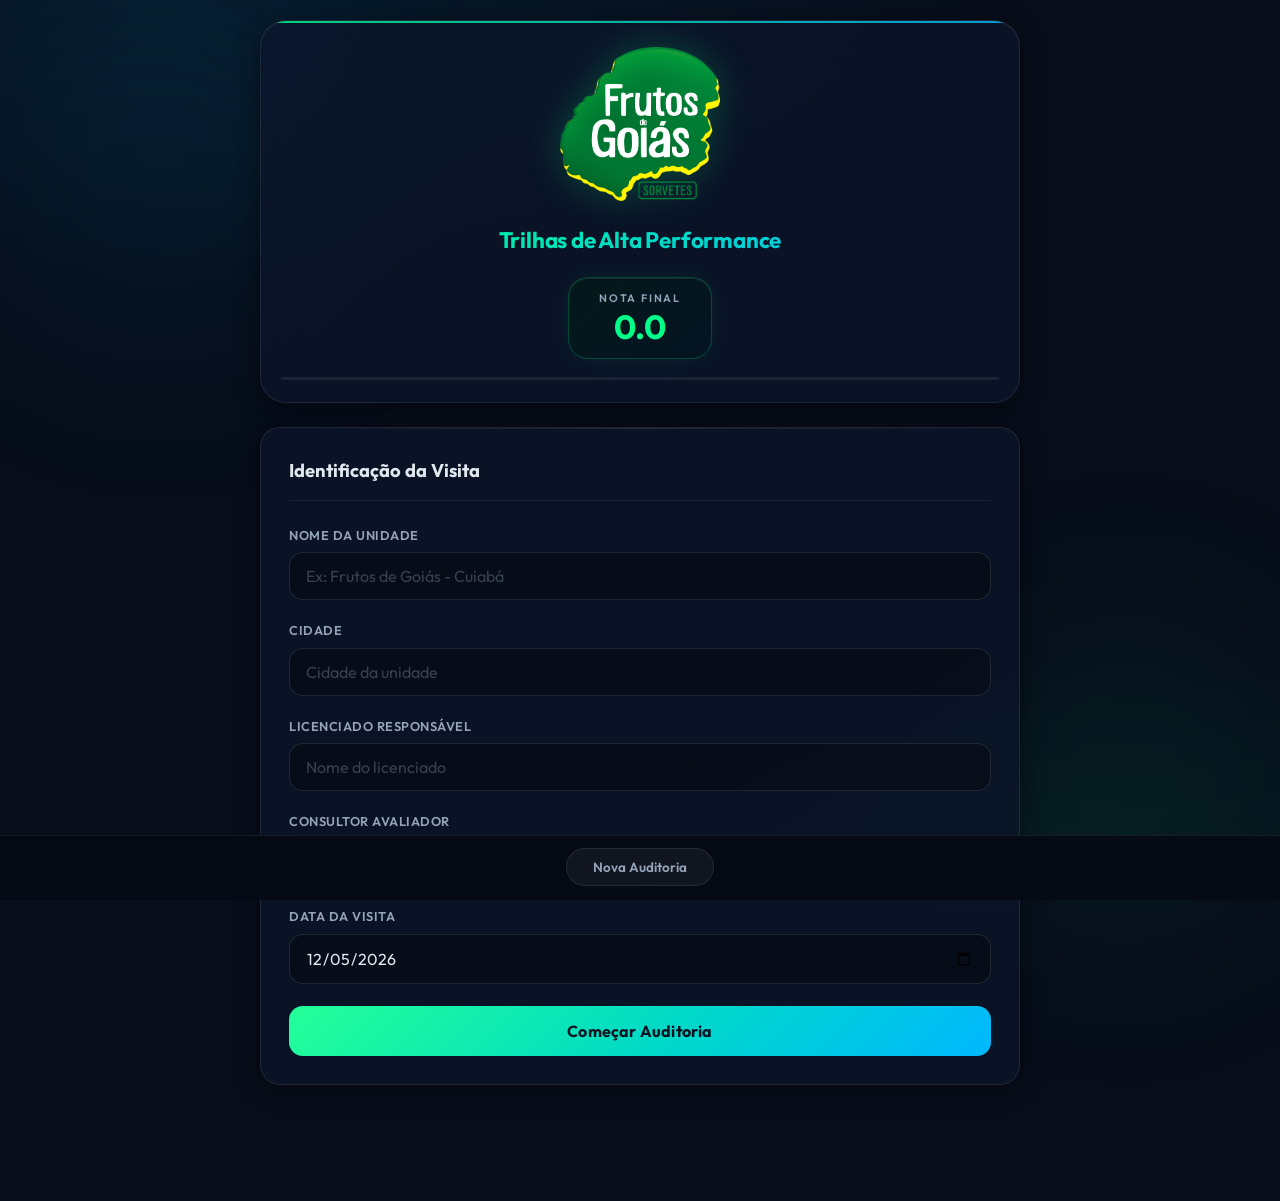
<file: index.html>
<!DOCTYPE html>
<html lang="pt-br">

<head>
    <meta charset="UTF-8">
    <meta name="viewport" content="width=device-width, initial-scale=1.0">
    <meta name="theme-color" content="#00ff88">
    <meta name="description" content="Ferramenta de auditoria Trilhas de Alta Performance – Frutos de Goiás">
    <meta name="apple-mobile-web-app-capable" content="yes">
    <meta name="apple-mobile-web-app-status-bar-style" content="black-translucent">
    <meta name="apple-mobile-web-app-title" content="Trilhas FG">
    <link rel="manifest" href="manifest.json">
    <link rel="apple-touch-icon" href="icon.png">
    <title>Trilhas de Alta Performance</title>
    <link rel="stylesheet" href="style.css">
    <link rel="preconnect" href="https://fonts.googleapis.com">
    <link rel="preconnect" href="https://fonts.gstatic.com" crossorigin>
    <link href="https://fonts.googleapis.com/css2?family=Outfit:wght@300;400;600;700&display=swap" rel="stylesheet">
</head>

<body class="dark-mode">
    <div class="app-container">
        <header>
            <div class="logo-container">
                <img src="logo.png" alt="Frutos de Goiás" id="main-logo">
            </div>
            <h1>Trilhas de Alta Performance</h1>
            <div class="score-badge" id="total-score-badge">
                <span class="label">Nota Final</span>
                <span class="value" id="final-score">0.0</span>
            </div>
            <div id="audit-progress-bar">
                <div id="audit-progress-fill"></div>
            </div>
        </header>

        <main id="main-content">
            <!-- Resume Banner -->
            <div id="resume-banner" class="hidden resume-banner">
                <div class="resume-info">
                    <span>📋 Auditoria em andamento:</span>
                    <strong id="resume-info"></strong>
                </div>
                <div class="resume-actions">
                    <button class="btn-resume" onclick="app.resumeAudit()">Retomar</button>
                    <button class="btn-discard" onclick="app.clearProgress()">Descartar</button>
                </div>
            </div>

            <!-- Identification -->
            <section id="step-0" class="card active">
                <h2>Identificação da Visita</h2>
                <div class="form-group">
                    <label for="unit_name">Nome da Unidade</label>
                    <input type="text" id="unit_name" placeholder="Ex: Frutos de Goiás - Cuiabá" required>
                </div>
                <div class="form-group">
                    <label for="city">Cidade</label>
                    <input type="text" id="city" placeholder="Cidade da unidade" required>
                </div>
                <div class="form-group">
                    <label for="licensee_name">Licenciado responsável</label>
                    <input type="text" id="licensee_name" placeholder="Nome do licenciado" required>
                </div>
                <div class="form-group">
                    <label for="inspector_name">Consultor Avaliador</label>
                    <input type="text" id="inspector_name" placeholder="Seu nome" required>
                </div>
                <div class="form-group">
                    <label for="visit_date">Data da Visita</label>
                    <input type="date" id="visit_date" required>
                </div>
                <button class="btn-next" onclick="app.startAudit()">Começar Auditoria</button>
            </section>

            <!-- Audit Form (Dynamic) -->
            <div id="audit-form-container"></div>

            <!-- Summary / Finalize -->
            <section id="step-final" class="card hidden">
                <h2>Diagnóstico Final e Performance</h2>
                <div class="form-group">
                    <label for="final_diagnosis">Resumo Executivo Adicional</label>
                    <textarea id="final_diagnosis" rows="4"
                        placeholder="Sua percepção final como consultor..."></textarea>
                </div>
                <button class="btn-submit" onclick="app.submitAudit()">Finalizar e Salvar</button>
            </section>

            <!-- Report -->
            <section id="results-dashboard" class="card hidden">
                <div id="printable-report"></div>
            </section>
        </main>

        <nav class="mobile-nav">
            <button onclick="location.reload()" id="nav-new">Nova Auditoria</button>
        </nav>
    </div>

    <div id="toast" class="toast"></div>

    <!-- Loading Overlay -->
    <div id="loading-overlay" class="hidden">
        <div class="loading-content">
            <div class="picole-wrap">
                <svg class="picole-svg" viewBox="0 0 80 120" xmlns="http://www.w3.org/2000/svg">
                    <defs>
                        <linearGradient id="pg" x1="0%" y1="0%" x2="100%" y2="100%">
                            <stop offset="0%" stop-color="#00ff88"/>
                            <stop offset="100%" stop-color="#00b8ff"/>
                        </linearGradient>
                        <filter id="pglow" x="-40%" y="-40%" width="180%" height="180%">
                            <feGaussianBlur stdDeviation="5" result="b"/>
                            <feMerge><feMergeNode in="b"/><feMergeNode in="SourceGraphic"/></feMerge>
                        </filter>
                    </defs>
                    <!-- Stick -->
                    <rect x="32" y="74" width="16" height="40" rx="8" fill="#c9956a"/>
                    <rect x="36" y="76" width="6" height="36" rx="3" fill="rgba(255,255,255,0.18)"/>
                    <!-- Body -->
                    <rect x="8" y="6" width="64" height="72" rx="30" fill="url(#pg)" filter="url(#pglow)"/>
                    <!-- Shine -->
                    <rect x="16" y="16" width="13" height="44" rx="6" fill="rgba(255,255,255,0.26)"/>
                    <!-- Drip -->
                    <ellipse class="picole-drip" cx="55" cy="75" rx="5" ry="4" fill="#00cc6e" opacity="0.9"/>
                </svg>
                <div class="sparkle sp1"></div>
                <div class="sparkle sp2"></div>
                <div class="sparkle sp3"></div>
                <div class="sparkle sp4"></div>
            </div>
            <div class="loading-title">Gerando Auditoria</div>
            <div class="loading-brand">Frutos de Goiás</div>
            <div class="loading-dots">
                <span></span><span></span><span></span>
            </div>
        </div>
    </div>

    <script src="app.js"></script>
    <script>
        if ('serviceWorker' in navigator) {
            window.addEventListener('load', () => {
                navigator.serviceWorker.register('sw.js').catch(() => {});
            });
        }
    </script>
</body>

</html>
</file>
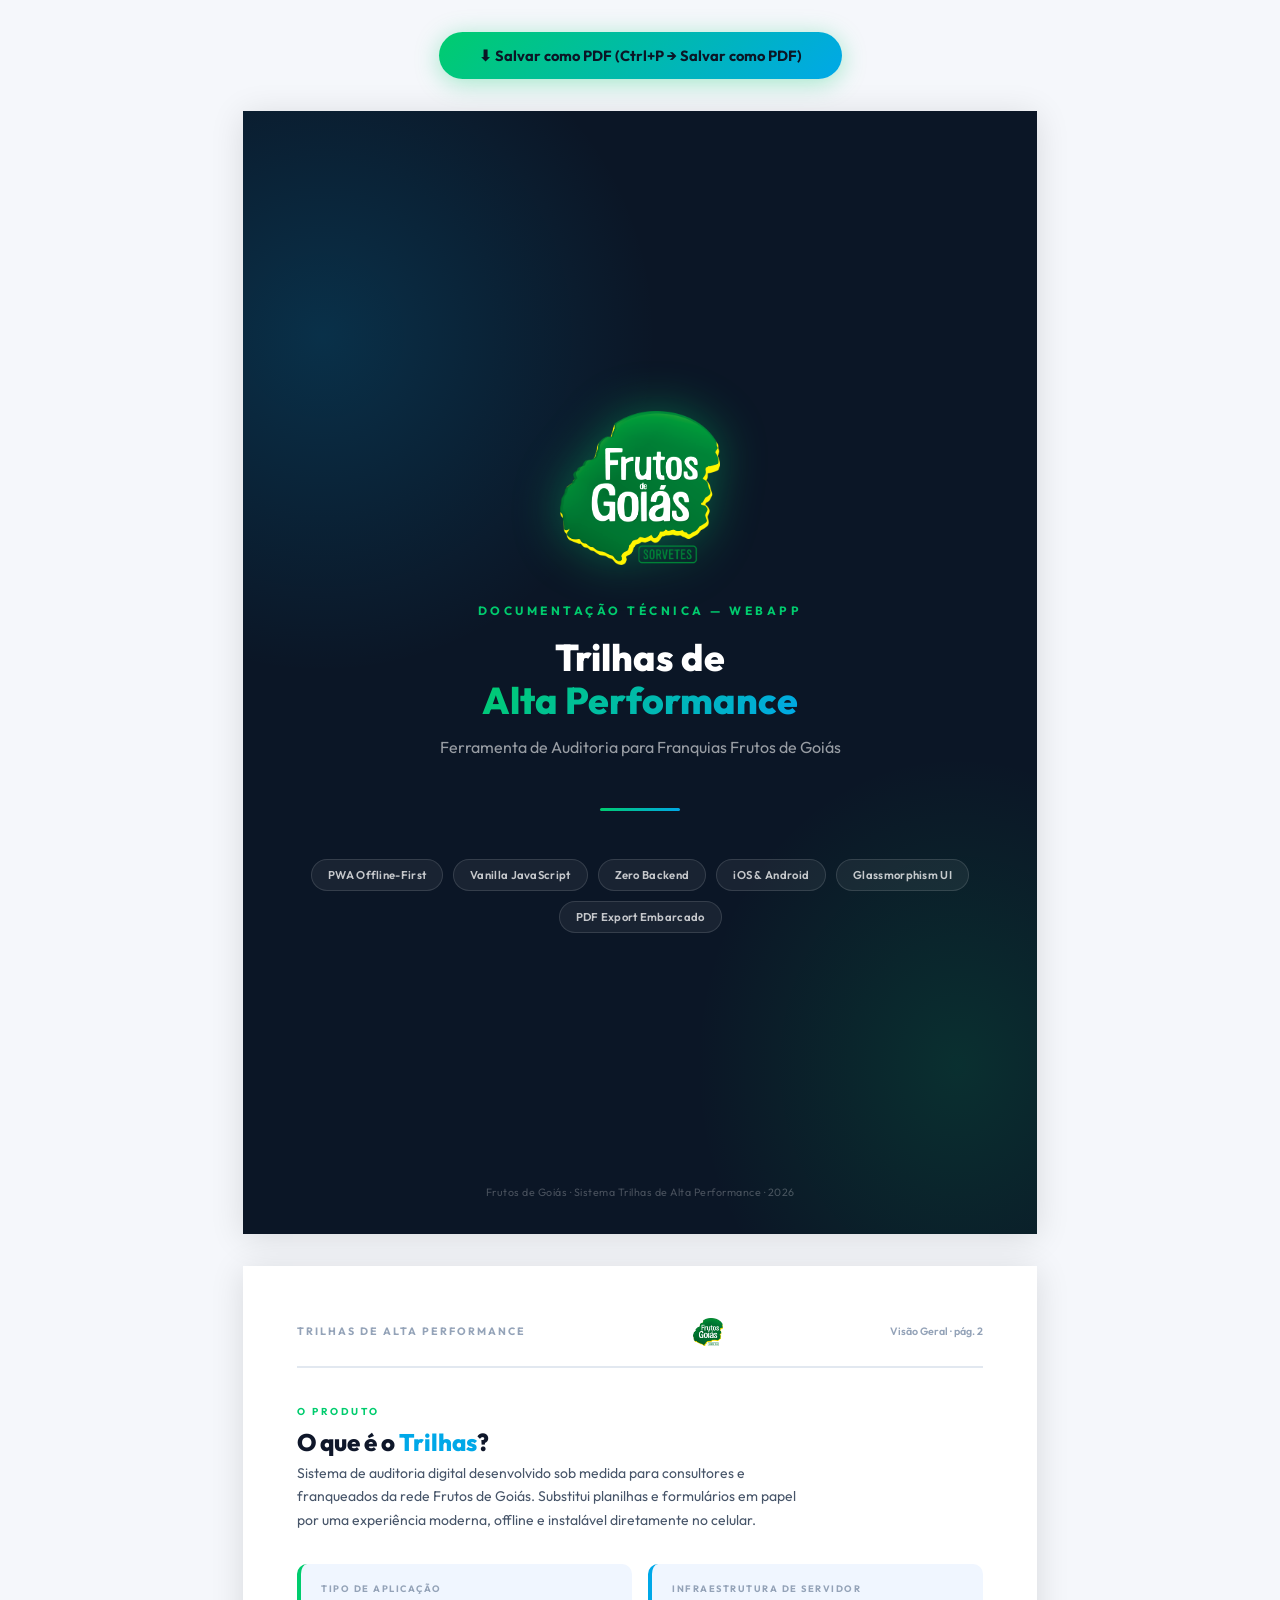
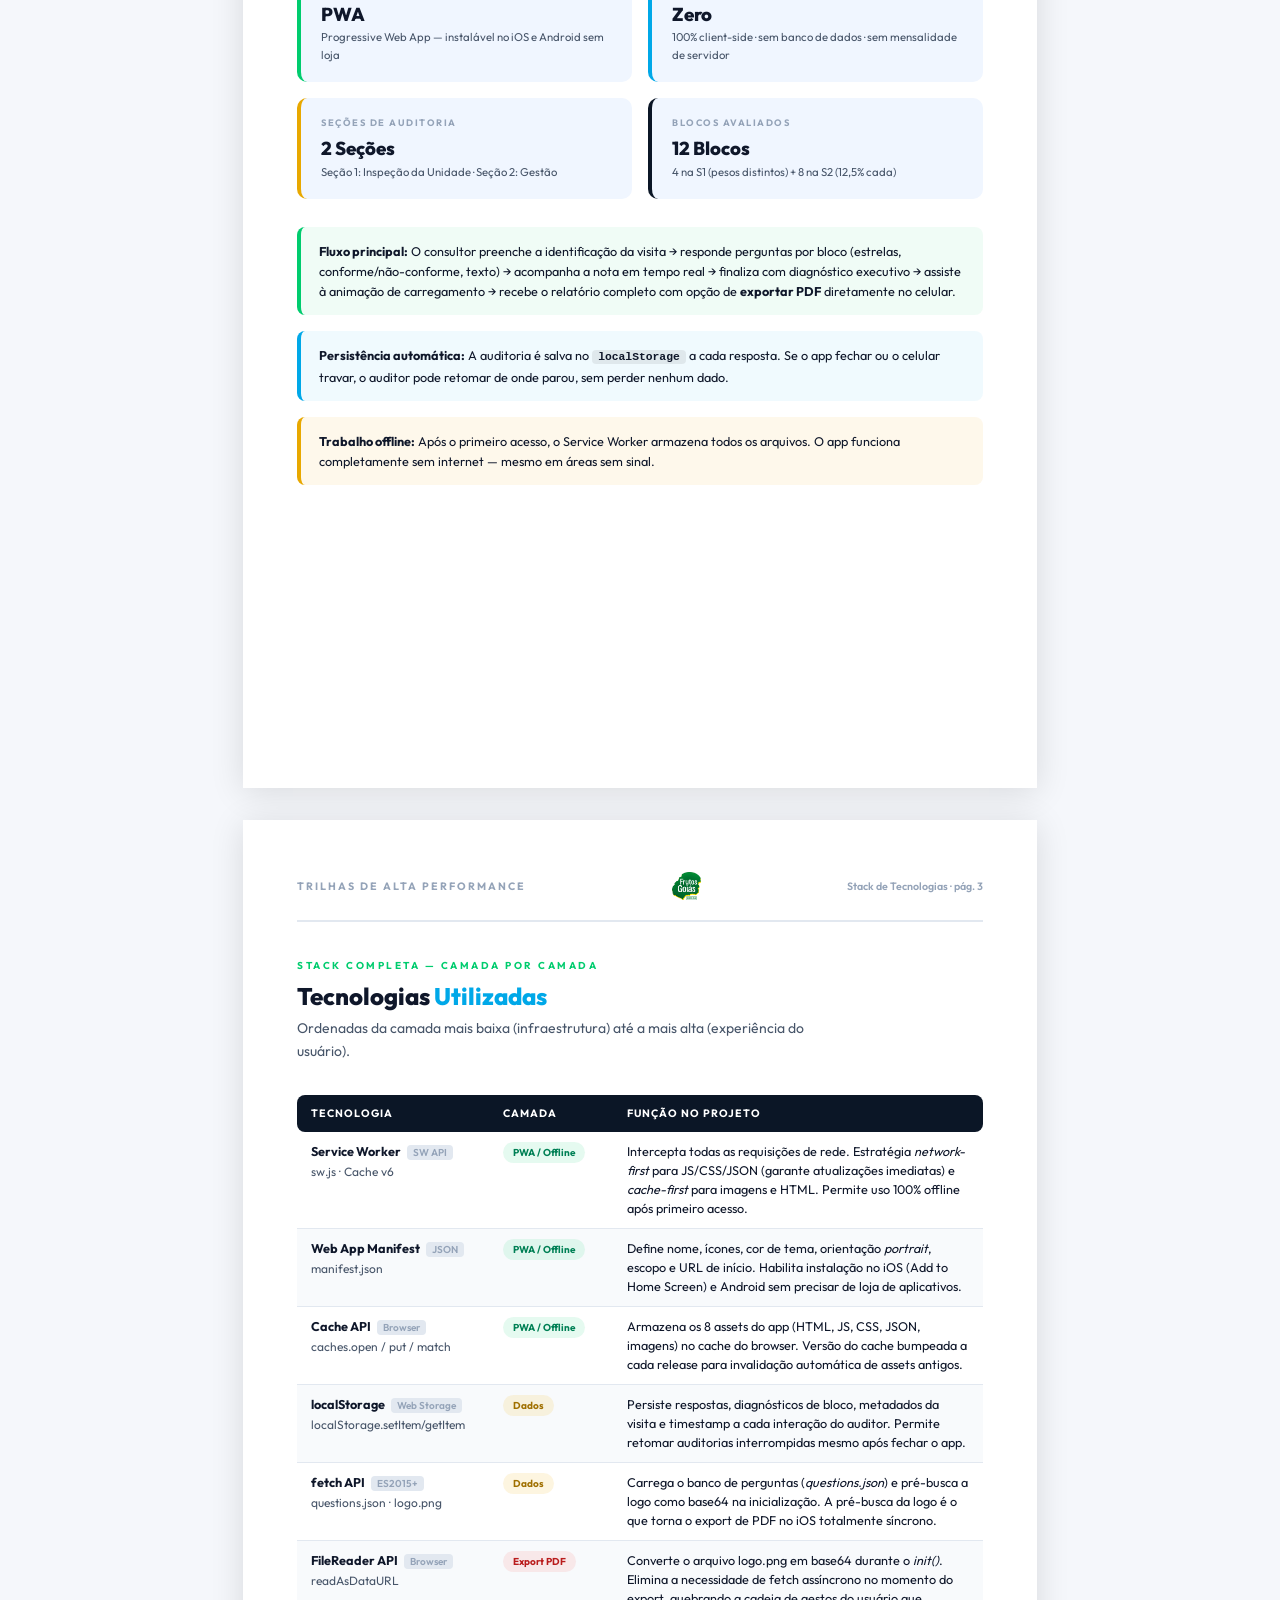
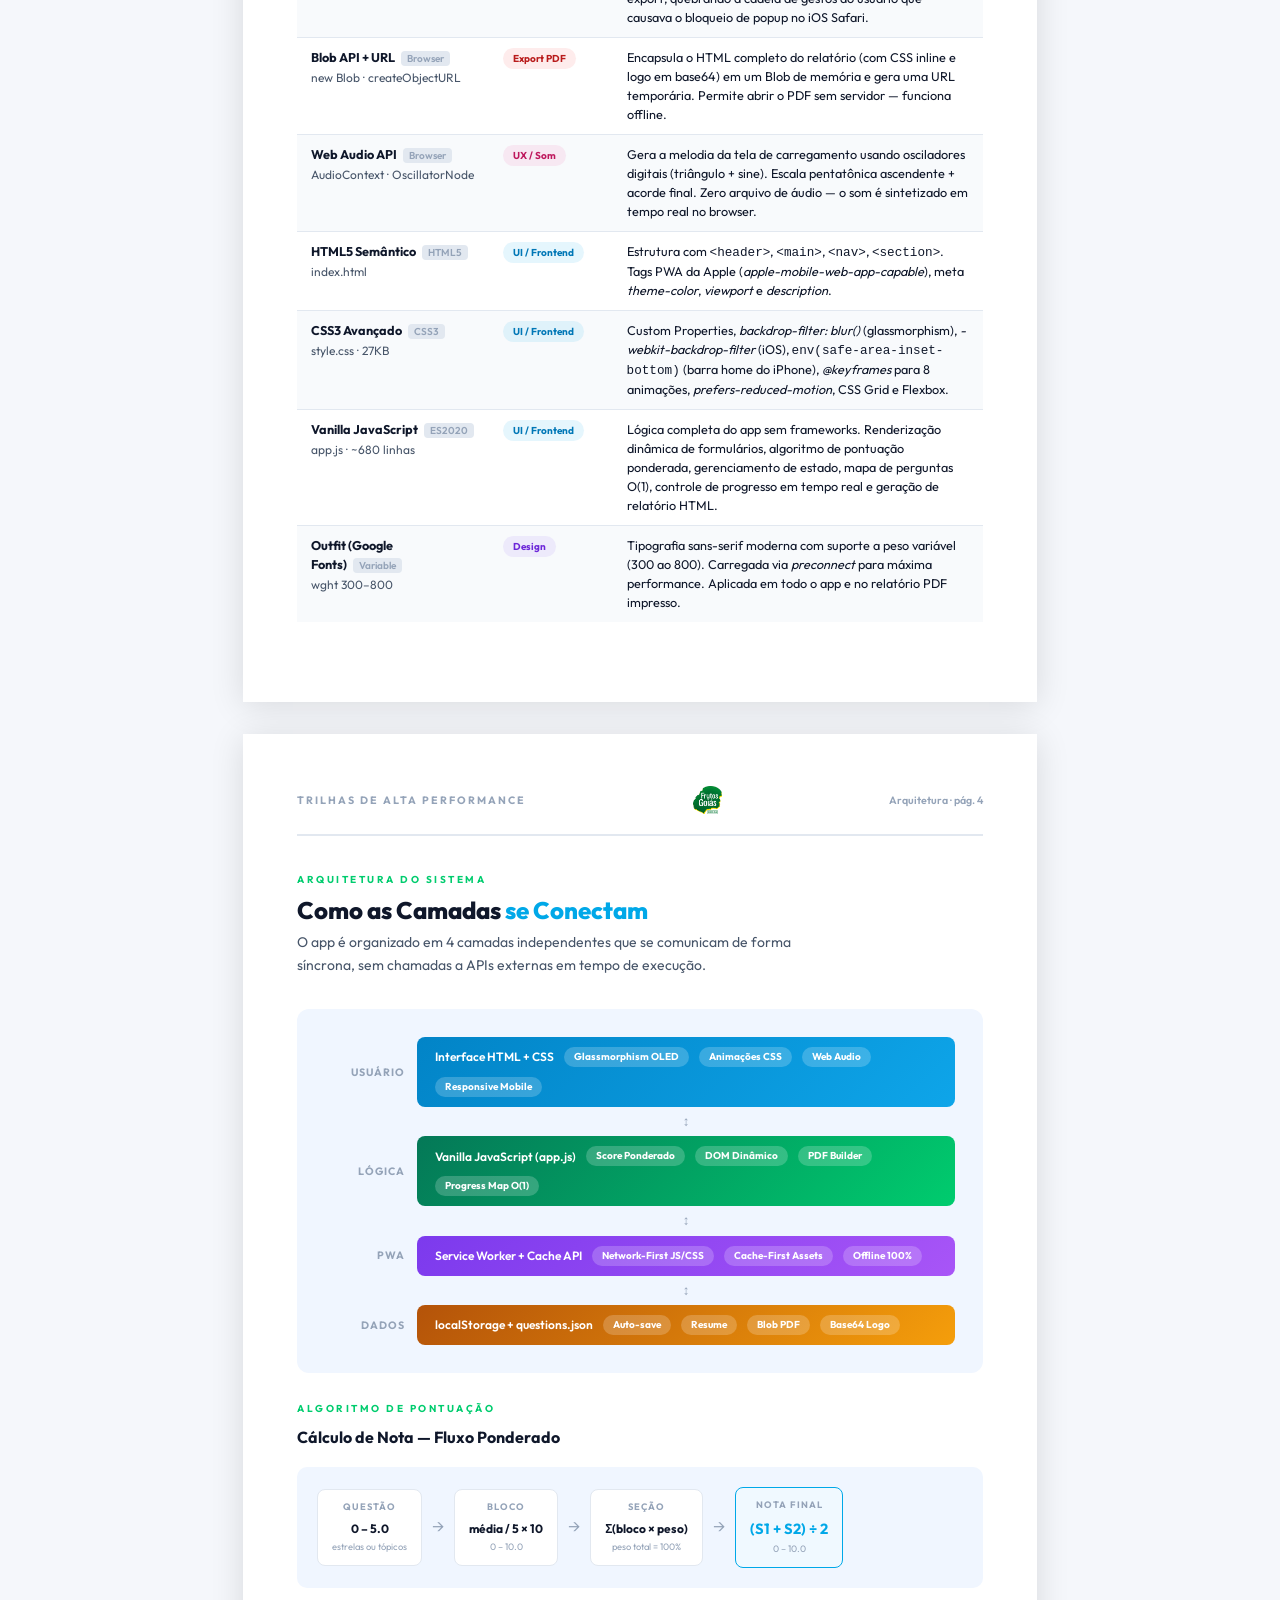
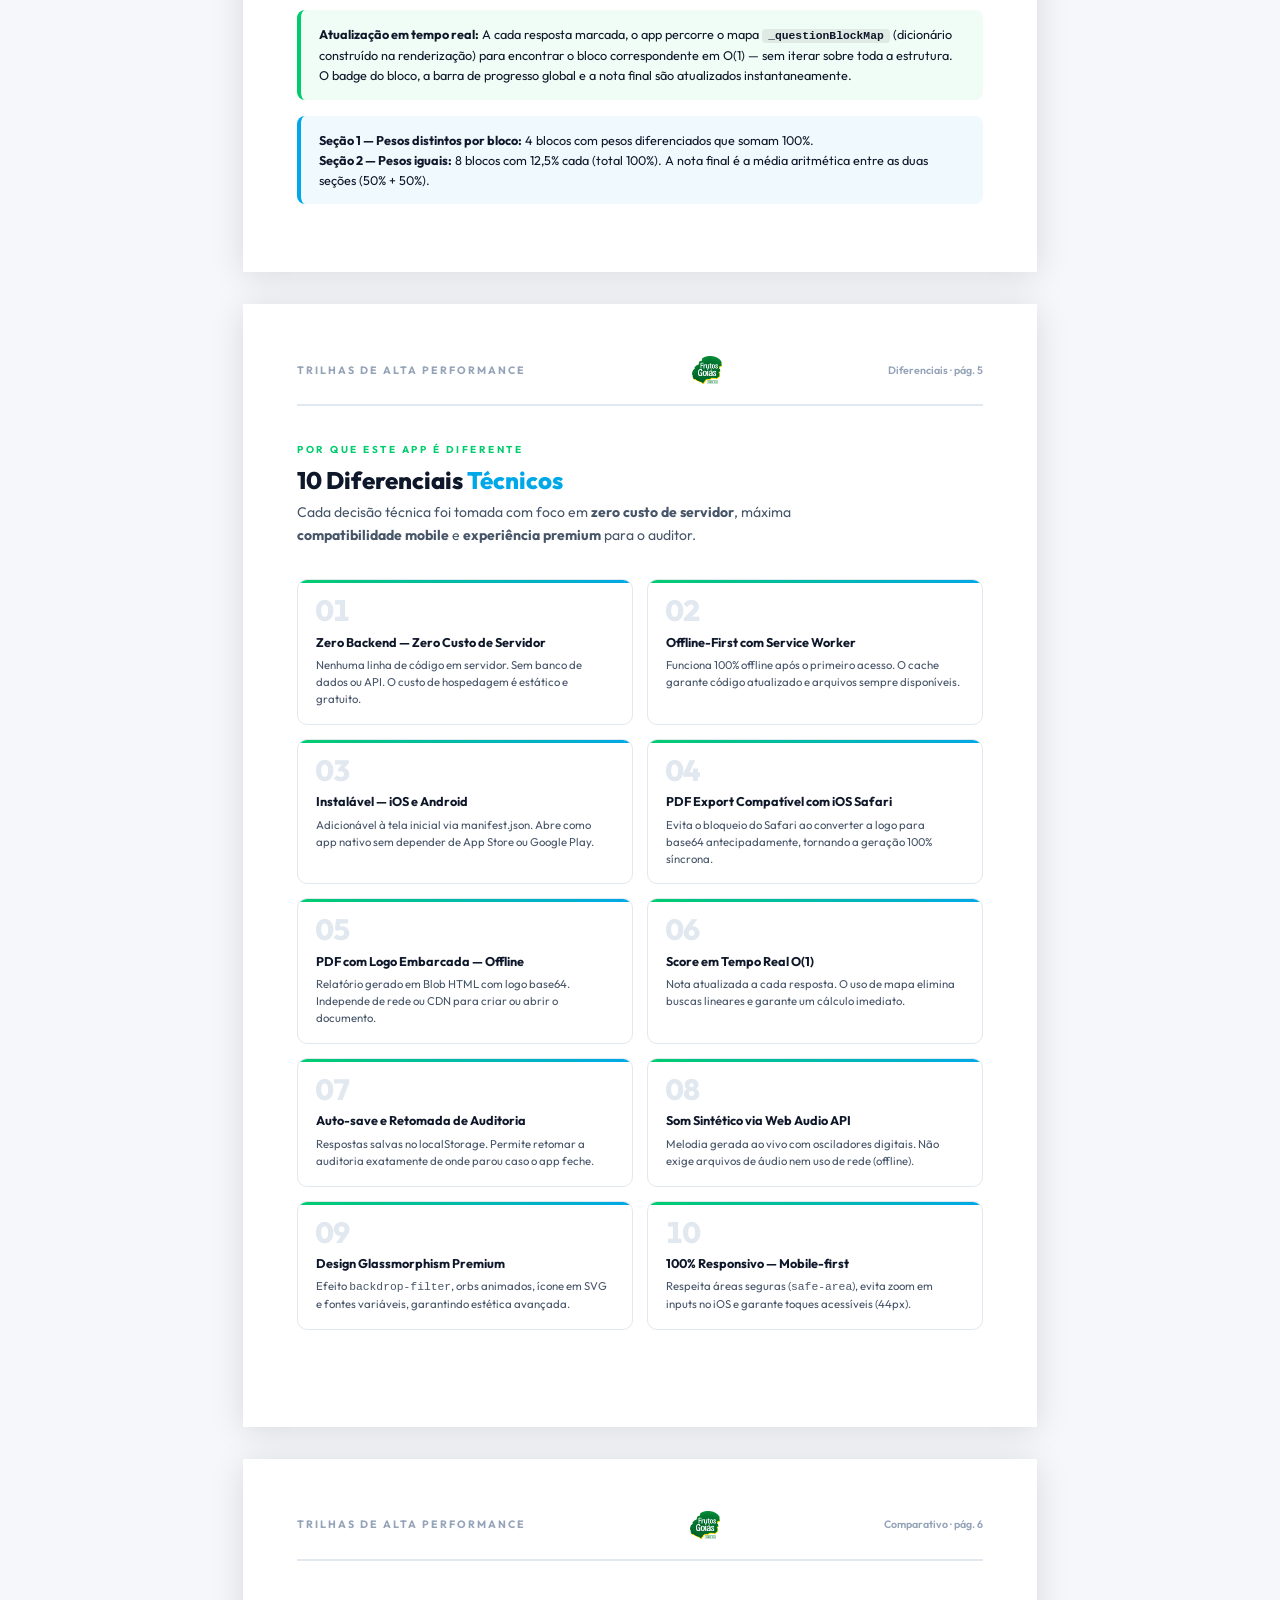
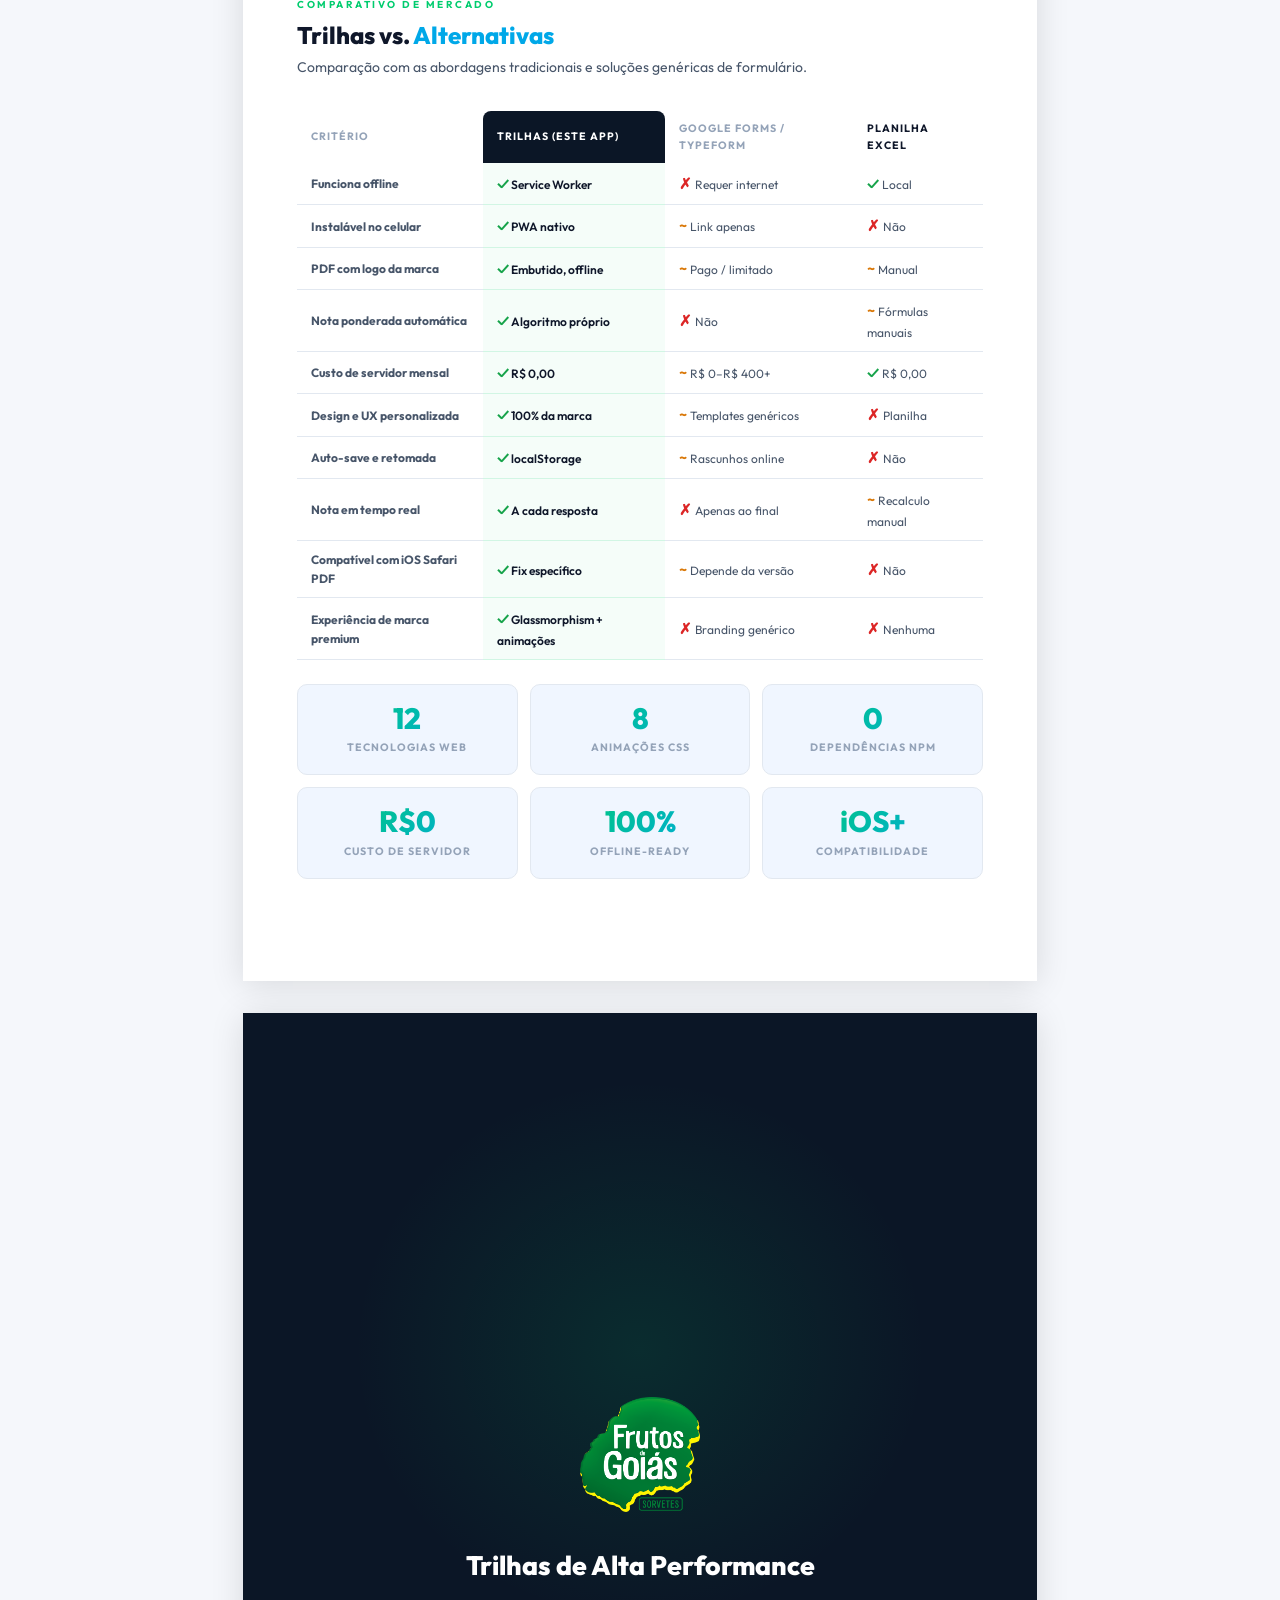
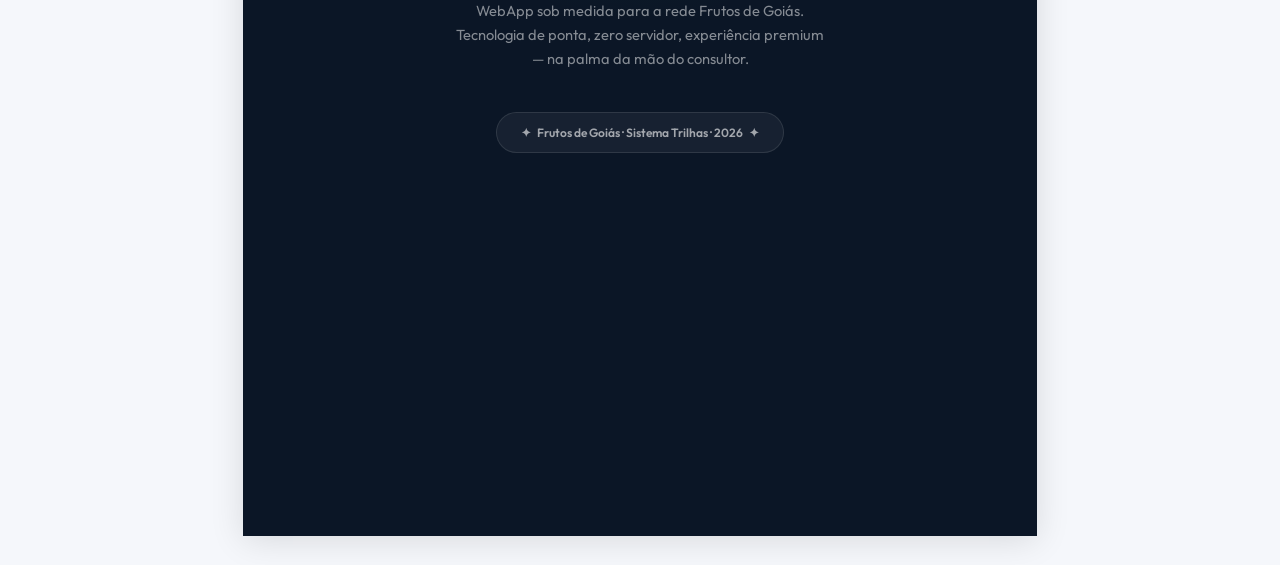
<file: apresentacao.html>
<!DOCTYPE html>
<html lang="pt-br">
<head>
<meta charset="UTF-8">
<meta name="viewport" content="width=device-width, initial-scale=1.0">
<title>Trilhas de Alta Performance — Apresentação Técnica</title>
<link rel="preconnect" href="https://fonts.googleapis.com">
<link href="https://fonts.googleapis.com/css2?family=Outfit:wght@300;400;600;700;800&display=swap" rel="stylesheet">
<style>

/* ── Reset & Base ────────────────────────────────────────────── */
*, *::before, *::after { box-sizing: border-box; margin: 0; padding: 0; }

:root {
    --green:   #00cc6e;
    --cyan:    #00a8e8;
    --gold:    #e8a800;
    --dark:    #0b1626;
    --mid:     #1a2a44;
    --light:   #f0f6ff;
    --text:    #0f172a;
    --soft:    #475569;
    --muted:   #94a3b8;
    --border:  #e2e8f0;
    --grad:    linear-gradient(135deg, #00cc6e 0%, #00a8e8 100%);
}

body {
    font-family: 'Outfit', Arial, sans-serif;
    background: #f5f7fb;
    color: var(--text);
    font-size: 11pt;
    line-height: 1.6;
    -webkit-font-smoothing: antialiased;
}

/* ── Page Containers ─────────────────────────────────────────── */
.page {
    width: 210mm;
    min-height: 297mm;
    margin: 0 auto 32px;
    background: #fff;
    box-shadow: 0 4px 32px rgba(0,0,0,0.12);
    position: relative;
    overflow: hidden;
    page-break-after: always;
}
.page:last-child { page-break-after: avoid; }

/* ── Cover Page ─────────────────────────────────────────────── */
.cover {
    background: var(--dark);
    display: flex;
    flex-direction: column;
    align-items: center;
    justify-content: center;
    text-align: center;
    padding: 60px 50px;
    position: relative;
}
.cover::before {
    content: '';
    position: absolute;
    inset: 0;
    background:
        radial-gradient(ellipse 70% 50% at 10% 20%,  rgba(0,168,232,0.18) 0%, transparent 60%),
        radial-gradient(ellipse 60% 50% at 90% 85%,  rgba(0,204,110,0.14) 0%, transparent 55%);
    pointer-events: none;
}
.cover-logo {
    max-width: 160px;
    margin-bottom: 36px;
    filter: brightness(1.1) drop-shadow(0 0 24px rgba(0,204,110,0.4));
    position: relative;
    z-index: 1;
}
.cover-eyebrow {
    font-size: 9pt;
    text-transform: uppercase;
    letter-spacing: 3.5px;
    color: var(--green);
    font-weight: 700;
    margin-bottom: 16px;
    position: relative;
    z-index: 1;
}
.cover-title {
    font-size: 28pt;
    font-weight: 800;
    color: #fff;
    line-height: 1.15;
    margin-bottom: 12px;
    position: relative;
    z-index: 1;
}
.cover-title span {
    background: var(--grad);
    -webkit-background-clip: text;
    -webkit-text-fill-color: transparent;
    background-clip: text;
}
.cover-subtitle {
    font-size: 12pt;
    color: rgba(255,255,255,0.58);
    margin-bottom: 48px;
    font-weight: 400;
    position: relative;
    z-index: 1;
}
.cover-divider {
    width: 80px;
    height: 3px;
    background: var(--grad);
    border-radius: 3px;
    margin: 0 auto 48px;
    position: relative;
    z-index: 1;
}
.cover-tags {
    display: flex;
    gap: 10px;
    flex-wrap: wrap;
    justify-content: center;
    position: relative;
    z-index: 1;
}
.cover-tag {
    background: rgba(255,255,255,0.06);
    border: 1px solid rgba(255,255,255,0.12);
    color: rgba(255,255,255,0.75);
    padding: 6px 16px;
    border-radius: 40px;
    font-size: 8.5pt;
    font-weight: 600;
    letter-spacing: 0.3px;
}
.cover-footer {
    position: absolute;
    bottom: 32px;
    left: 0; right: 0;
    text-align: center;
    font-size: 8pt;
    color: rgba(255,255,255,0.25);
    letter-spacing: 0.5px;
    z-index: 1;
}

/* ── Inner Pages ─────────────────────────────────────────────── */
.page-inner { padding: 52px 54px; }

/* ── Page Header ─────────────────────────────────────────────── */
.page-header {
    display: flex;
    align-items: center;
    justify-content: space-between;
    padding-bottom: 20px;
    margin-bottom: 36px;
    border-bottom: 2px solid var(--border);
}
.page-header-brand {
    font-size: 8pt;
    text-transform: uppercase;
    letter-spacing: 2px;
    color: var(--muted);
    font-weight: 700;
}
.page-header-num {
    font-size: 8pt;
    color: var(--muted);
    font-weight: 600;
}
.page-logo-small {
    height: 28px;
}

/* ── Section Title ───────────────────────────────────────────── */
.section-eyebrow {
    font-size: 7.5pt;
    text-transform: uppercase;
    letter-spacing: 2.5px;
    color: var(--green);
    font-weight: 700;
    margin-bottom: 8px;
}
.section-heading {
    font-size: 18pt;
    font-weight: 800;
    color: var(--text);
    line-height: 1.2;
    margin-bottom: 6px;
}
.section-heading span { color: var(--cyan); }
.section-lead {
    font-size: 10.5pt;
    color: var(--soft);
    line-height: 1.65;
    margin-bottom: 32px;
    max-width: 520px;
}

/* ── Overview Cards ──────────────────────────────────────────── */
.overview-grid {
    display: grid;
    grid-template-columns: 1fr 1fr;
    gap: 16px;
    margin-bottom: 28px;
}
.overview-card {
    background: var(--light);
    border-radius: 10px;
    padding: 18px 20px;
    border-left: 4px solid var(--green);
}
.overview-card.blue  { border-left-color: var(--cyan); }
.overview-card.gold  { border-left-color: var(--gold); }
.overview-card.dark  { border-left-color: var(--dark); }
.overview-card .oc-label {
    font-size: 7pt;
    text-transform: uppercase;
    letter-spacing: 1.5px;
    color: var(--muted);
    font-weight: 700;
    margin-bottom: 6px;
}
.overview-card .oc-value {
    font-size: 14pt;
    font-weight: 800;
    color: var(--text);
    line-height: 1.2;
}
.overview-card .oc-sub {
    font-size: 8.5pt;
    color: var(--soft);
    margin-top: 3px;
}

/* ── Tech Stack Table ────────────────────────────────────────── */
.stack-table {
    width: 100%;
    border-collapse: separate;
    border-spacing: 0;
    margin-bottom: 28px;
    font-size: 9.5pt;
}
.stack-table thead tr th {
    background: var(--dark);
    color: #fff;
    padding: 10px 14px;
    text-align: left;
    font-size: 8pt;
    font-weight: 700;
    text-transform: uppercase;
    letter-spacing: 1px;
}
.stack-table thead tr th:first-child { border-radius: 8px 0 0 8px; }
.stack-table thead tr th:last-child  { border-radius: 0 8px 8px 0; }
.stack-table tbody tr td {
    padding: 10px 14px;
    border-bottom: 1px solid var(--border);
    vertical-align: top;
    line-height: 1.5;
}
.stack-table tbody tr:last-child td { border-bottom: none; }
.stack-table tbody tr:nth-child(even) td { background: #f8fafc; }
.stack-table td .tech-name {
    font-weight: 700;
    color: var(--text);
}
.stack-table td .tech-version {
    font-size: 7.5pt;
    color: var(--muted);
    font-weight: 600;
    background: var(--border);
    padding: 1px 6px;
    border-radius: 4px;
    margin-left: 6px;
}
.stack-table td .tech-desc {
    color: var(--soft);
    font-size: 9pt;
    margin-top: 2px;
}
.layer-badge {
    display: inline-block;
    padding: 3px 10px;
    border-radius: 20px;
    font-size: 7.5pt;
    font-weight: 700;
    white-space: nowrap;
}
.layer-ui    { background: rgba(0,168,232,0.1);  color: #0077b6; }
.layer-pwa   { background: rgba(0,204,110,0.1);  color: #008055; }
.layer-data  { background: rgba(232,168,0,0.12); color: #a07000; }
.layer-export{ background: rgba(239,68,68,0.1);  color: #b91c1c; }
.layer-ux    { background: rgba(139,92,246,0.1); color: #6d28d9; }
.layer-audio { background: rgba(236,72,153,0.1); color: #be185d; }

/* ── Architecture Diagram ────────────────────────────────────── */
.arch-diagram {
    background: var(--light);
    border-radius: 12px;
    padding: 28px;
    margin-bottom: 28px;
    text-align: center;
}
.arch-layers {
    display: flex;
    flex-direction: column;
    gap: 8px;
}
.arch-layer {
    display: flex;
    align-items: center;
    gap: 12px;
}
.arch-layer-label {
    font-size: 8pt;
    font-weight: 700;
    text-transform: uppercase;
    letter-spacing: 1px;
    color: var(--muted);
    width: 80px;
    text-align: right;
    flex-shrink: 0;
}
.arch-layer-bar {
    flex: 1;
    border-radius: 8px;
    padding: 10px 18px;
    font-size: 9pt;
    font-weight: 600;
    color: #fff;
    display: flex;
    align-items: center;
    gap: 10px;
    flex-wrap: wrap;
}
.arch-chip {
    background: rgba(255,255,255,0.2);
    padding: 2px 10px;
    border-radius: 20px;
    font-size: 7.5pt;
    font-weight: 700;
}
.bar-ui     { background: linear-gradient(135deg, #0284c7, #0ea5e9); }
.bar-logic  { background: linear-gradient(135deg, #047857, #00cc6e); }
.bar-pwa    { background: linear-gradient(135deg, #7c3aed, #a855f7); }
.bar-data   { background: linear-gradient(135deg, #b45309, #f59e0b); }
.arch-arrow {
    text-align: center;
    font-size: 10pt;
    color: var(--muted);
    line-height: 1;
    margin-left: 92px;
}

/* ── Differential Cards ──────────────────────────────────────── */
.diff-grid {
    display: grid;
    grid-template-columns: 1fr 1fr;
    gap: 14px;
    margin-bottom: 24px;
}
.diff-card {
    border: 1px solid var(--border);
    border-radius: 10px;
    padding: 16px 18px;
    position: relative;
    overflow: hidden;
}
.diff-card::before {
    content: '';
    position: absolute;
    top: 0; left: 0; right: 0;
    height: 3px;
    background: var(--grad);
}
.diff-num {
    font-size: 22pt;
    font-weight: 800;
    color: var(--border);
    line-height: 1;
    margin-bottom: 6px;
    font-variant-numeric: tabular-nums;
}
.diff-title {
    font-size: 9.5pt;
    font-weight: 700;
    color: var(--text);
    margin-bottom: 5px;
}
.diff-desc {
    font-size: 8.5pt;
    color: var(--soft);
    line-height: 1.5;
}

/* ── Score Architecture ──────────────────────────────────────── */
.score-flow {
    display: flex;
    align-items: center;
    gap: 10px;
    flex-wrap: wrap;
    margin-bottom: 22px;
    padding: 20px;
    background: var(--light);
    border-radius: 10px;
}
.score-box {
    background: #fff;
    border: 1px solid var(--border);
    border-radius: 8px;
    padding: 10px 14px;
    text-align: center;
    min-width: 90px;
}
.score-box .sb-label { font-size: 7pt; color: var(--muted); text-transform: uppercase; letter-spacing: 1px; margin-bottom: 4px; font-weight: 700; }
.score-box .sb-formula { font-size: 9pt; font-weight: 700; color: var(--text); }
.score-box .sb-range { font-size: 7pt; color: var(--muted); margin-top: 2px; }
.score-arrow { font-size: 14pt; color: var(--muted); font-weight: 300; }
.score-box.final { border-color: var(--cyan); background: #f0f9ff; }
.score-box.final .sb-formula { color: var(--cyan); font-size: 11pt; }

/* ── Comparison Table ────────────────────────────────────────── */
.compare-table {
    width: 100%;
    border-collapse: separate;
    border-spacing: 0;
    margin-bottom: 24px;
    font-size: 9pt;
}
.compare-table th {
    padding: 9px 14px;
    text-align: left;
    font-size: 8pt;
    font-weight: 700;
    text-transform: uppercase;
    letter-spacing: 1px;
}
.compare-table th:first-child { color: var(--muted); }
.compare-table th:nth-child(2) {
    background: var(--dark);
    color: #fff;
    border-radius: 8px 8px 0 0;
}
.compare-table th:nth-child(3) { color: var(--muted); }
.compare-table td {
    padding: 9px 14px;
    border-bottom: 1px solid var(--border);
    vertical-align: middle;
    color: var(--soft);
}
.compare-table td:nth-child(2) {
    background: rgba(0,204,110,0.04);
    border-bottom-color: rgba(0,204,110,0.15);
    font-weight: 600;
    color: var(--text);
}
.check  { color: #16a34a; font-weight: 700; font-size: 11pt; }
.cross  { color: #dc2626; font-weight: 700; font-size: 11pt; }
.partial{ color: #d97706; font-weight: 700; font-size: 11pt; }

/* ── Info Boxes ──────────────────────────────────────────────── */
.info-box {
    border-radius: 8px;
    padding: 14px 18px;
    margin-bottom: 16px;
    border-left: 4px solid;
    font-size: 9.5pt;
    line-height: 1.6;
}
.info-box.green { background: rgba(0,204,110,0.06); border-color: var(--green); }
.info-box.blue  { background: rgba(0,168,232,0.06); border-color: var(--cyan);  }
.info-box.gold  { background: rgba(232,168,0,0.08); border-color: var(--gold);  }
.info-box strong { color: var(--text); }
.info-box code {
    background: rgba(0,0,0,0.07);
    padding: 1px 6px;
    border-radius: 4px;
    font-size: 8.5pt;
    font-family: 'Courier New', monospace;
    font-weight: 700;
}

/* ── Summary Grid ────────────────────────────────────────────── */
.summary-grid {
    display: grid;
    grid-template-columns: repeat(3, 1fr);
    gap: 12px;
    margin-bottom: 28px;
}
.summary-card {
    text-align: center;
    padding: 18px 12px;
    background: var(--light);
    border-radius: 10px;
    border: 1px solid var(--border);
}
.summary-card .sc-num {
    font-size: 22pt;
    font-weight: 800;
    background: var(--grad);
    -webkit-background-clip: text;
    -webkit-text-fill-color: transparent;
    background-clip: text;
    line-height: 1.1;
}
.summary-card .sc-label {
    font-size: 8pt;
    color: var(--muted);
    text-transform: uppercase;
    letter-spacing: 1px;
    font-weight: 700;
    margin-top: 4px;
}

/* ── Footer Page ─────────────────────────────────────────────── */
.closing {
    background: var(--dark);
    display: flex;
    flex-direction: column;
    align-items: center;
    justify-content: center;
    text-align: center;
    padding: 80px 60px;
    position: relative;
}
.closing::before {
    content: '';
    position: absolute;
    inset: 0;
    background:
        radial-gradient(ellipse 60% 40% at 50% 30%, rgba(0,204,110,0.12) 0%, transparent 60%);
    pointer-events: none;
}
.closing-logo { max-width: 120px; margin-bottom: 32px; filter: brightness(1.1); position: relative; z-index:1; }
.closing h2 { font-size: 20pt; font-weight: 800; color: #fff; margin-bottom: 12px; position: relative; z-index:1; }
.closing p { font-size: 11pt; color: rgba(255,255,255,0.5); max-width: 380px; margin: 0 auto 40px; line-height: 1.65; position: relative; z-index:1; }
.closing-pill {
    display: inline-flex;
    align-items: center;
    gap: 10px;
    background: rgba(255,255,255,0.05);
    border: 1px solid rgba(255,255,255,0.1);
    border-radius: 40px;
    padding: 10px 24px;
    font-size: 9pt;
    color: rgba(255,255,255,0.6);
    font-weight: 600;
    position: relative;
    z-index:1;
}

/* ── Print ────────────────────────────────────────────────────── */
@page {
    size: A4;
    margin: 0;
}
@media print {
    html, body { 
        margin: 0 !important; 
        padding: 0 !important; 
        width: 210mm !important;
        height: 297mm !important;
        background: #fff; 
    }
    .page { 
        box-shadow: none !important; 
        margin: 0 !important; 
        width: 210mm !important; 
        height: 297mm !important;
        min-height: 297mm !important;
        max-height: 297mm !important;
        page-break-after: always !important;
        page-break-inside: avoid !important;
    }
    .no-print { display: none !important; }
    * { -webkit-print-color-adjust: exact !important; print-color-adjust: exact !important; }
}

/* ── Print Button (screen only) ──────────────────────────────── */
.print-btn-wrap {
    text-align: center;
    padding: 32px;
}
.print-btn {
    background: linear-gradient(135deg, #00cc6e, #00a8e8);
    color: #0b1626;
    border: none;
    border-radius: 40px;
    padding: 14px 40px;
    font-size: 11pt;
    font-weight: 700;
    cursor: pointer;
    font-family: 'Outfit', sans-serif;
    box-shadow: 0 4px 24px rgba(0,204,110,0.35);
    transition: transform 0.15s, box-shadow 0.15s;
}
.print-btn:hover { transform: translateY(-2px); box-shadow: 0 8px 32px rgba(0,204,110,0.45); }
@media print { .print-btn-wrap { display: none; } }

</style>
</head>
<body>

<!-- ═══════════════════════════════ PRINT BUTTON ═══════════════════════ -->
<div class="print-btn-wrap no-print">
    <button class="print-btn" onclick="window.print()">
        ⬇ Salvar como PDF (Ctrl+P → Salvar como PDF)
    </button>
</div>

<!-- ═══════════════════════════════ CAPA ═══════════════════════════════ -->
<div class="page cover">
    <img src="logo.png" alt="Frutos de Goiás" class="cover-logo">
    <div class="cover-eyebrow">Documentação Técnica — WebApp</div>
    <h1 class="cover-title">
        Trilhas de<br><span>Alta Performance</span>
    </h1>
    <p class="cover-subtitle">Ferramenta de Auditoria para Franquias Frutos de Goiás</p>
    <div class="cover-divider"></div>
    <div class="cover-tags">
        <span class="cover-tag">PWA Offline-First</span>
        <span class="cover-tag">Vanilla JavaScript</span>
        <span class="cover-tag">Zero Backend</span>
        <span class="cover-tag">iOS &amp; Android</span>
        <span class="cover-tag">Glassmorphism UI</span>
        <span class="cover-tag">PDF Export Embarcado</span>
    </div>
    <div class="cover-footer">Frutos de Goiás · Sistema Trilhas de Alta Performance · 2026</div>
</div>

<!-- ═══════════════════════════════ PÁG 2 — VISÃO GERAL ════════════════ -->
<div class="page">
<div class="page-inner">

    <div class="page-header">
        <span class="page-header-brand">Trilhas de Alta Performance</span>
        <img src="logo.png" alt="FG" class="page-logo-small">
        <span class="page-header-num">Visão Geral · pág. 2</span>
    </div>

    <div class="section-eyebrow">O Produto</div>
    <h2 class="section-heading">O que é o <span>Trilhas</span>?</h2>
    <p class="section-lead">
        Sistema de auditoria digital desenvolvido sob medida para consultores e franqueados da rede
        Frutos de Goiás. Substitui planilhas e formulários em papel por uma experiência moderna,
        offline e instalável diretamente no celular.
    </p>

    <div class="overview-grid">
        <div class="overview-card">
            <div class="oc-label">Tipo de Aplicação</div>
            <div class="oc-value">PWA</div>
            <div class="oc-sub">Progressive Web App — instalável no iOS e Android sem loja</div>
        </div>
        <div class="overview-card blue">
            <div class="oc-label">Infraestrutura de Servidor</div>
            <div class="oc-value">Zero</div>
            <div class="oc-sub">100% client-side · sem banco de dados · sem mensalidade de servidor</div>
        </div>
        <div class="overview-card gold">
            <div class="oc-label">Seções de Auditoria</div>
            <div class="oc-value">2 Seções</div>
            <div class="oc-sub">Seção 1: Inspeção da Unidade · Seção 2: Gestão</div>
        </div>
        <div class="overview-card dark">
            <div class="oc-label">Blocos Avaliados</div>
            <div class="oc-value">12 Blocos</div>
            <div class="oc-sub">4 na S1 (pesos distintos) + 8 na S2 (12,5% cada)</div>
        </div>
    </div>

    <div class="info-box green">
        <strong>Fluxo principal:</strong> O consultor preenche a identificação da visita →
        responde perguntas por bloco (estrelas, conforme/não-conforme, texto) →
        acompanha a nota em tempo real → finaliza com diagnóstico executivo →
        assiste à animação de carregamento → recebe o relatório completo com opção de
        <strong>exportar PDF</strong> diretamente no celular.
    </div>

    <div class="info-box blue">
        <strong>Persistência automática:</strong> A auditoria é salva no <code>localStorage</code>
        a cada resposta. Se o app fechar ou o celular travar, o auditor pode retomar de onde parou,
        sem perder nenhum dado.
    </div>

    <div class="info-box gold">
        <strong>Trabalho offline:</strong> Após o primeiro acesso, o Service Worker armazena todos
        os arquivos. O app funciona completamente sem internet — mesmo em áreas sem sinal.
    </div>

</div>
</div>

<!-- ═══════════════════════════════ PÁG 3 — STACK COMPLETA ════════════ -->
<div class="page">
<div class="page-inner">

    <div class="page-header">
        <span class="page-header-brand">Trilhas de Alta Performance</span>
        <img src="logo.png" alt="FG" class="page-logo-small">
        <span class="page-header-num">Stack de Tecnologias · pág. 3</span>
    </div>

    <div class="section-eyebrow">Stack Completa — Camada por Camada</div>
    <h2 class="section-heading">Tecnologias <span>Utilizadas</span></h2>
    <p class="section-lead">Ordenadas da camada mais baixa (infraestrutura) até a mais alta (experiência do usuário).</p>

    <table class="stack-table">
        <thead>
            <tr>
                <th style="width:28%">Tecnologia</th>
                <th style="width:18%">Camada</th>
                <th>Função no Projeto</th>
            </tr>
        </thead>
        <tbody>
            <tr>
                <td>
                    <div class="tech-name">Service Worker<span class="tech-version">SW API</span></div>
                    <div class="tech-desc">sw.js · Cache v6</div>
                </td>
                <td><span class="layer-badge layer-pwa">PWA / Offline</span></td>
                <td>Intercepta todas as requisições de rede. Estratégia <em>network-first</em> para JS/CSS/JSON (garante atualizações imediatas) e <em>cache-first</em> para imagens e HTML. Permite uso 100% offline após primeiro acesso.</td>
            </tr>
            <tr>
                <td>
                    <div class="tech-name">Web App Manifest<span class="tech-version">JSON</span></div>
                    <div class="tech-desc">manifest.json</div>
                </td>
                <td><span class="layer-badge layer-pwa">PWA / Offline</span></td>
                <td>Define nome, ícones, cor de tema, orientação <em>portrait</em>, escopo e URL de início. Habilita instalação no iOS (Add to Home Screen) e Android sem precisar de loja de aplicativos.</td>
            </tr>
            <tr>
                <td>
                    <div class="tech-name">Cache API<span class="tech-version">Browser</span></div>
                    <div class="tech-desc">caches.open / put / match</div>
                </td>
                <td><span class="layer-badge layer-pwa">PWA / Offline</span></td>
                <td>Armazena os 8 assets do app (HTML, JS, CSS, JSON, imagens) no cache do browser. Versão do cache bumpeada a cada release para invalidação automática de assets antigos.</td>
            </tr>
            <tr>
                <td>
                    <div class="tech-name">localStorage<span class="tech-version">Web Storage</span></div>
                    <div class="tech-desc">localStorage.setItem/getItem</div>
                </td>
                <td><span class="layer-badge layer-data">Dados</span></td>
                <td>Persiste respostas, diagnósticos de bloco, metadados da visita e timestamp a cada interação do auditor. Permite retomar auditorias interrompidas mesmo após fechar o app.</td>
            </tr>
            <tr>
                <td>
                    <div class="tech-name">fetch API<span class="tech-version">ES2015+</span></div>
                    <div class="tech-desc">questions.json · logo.png</div>
                </td>
                <td><span class="layer-badge layer-data">Dados</span></td>
                <td>Carrega o banco de perguntas (<em>questions.json</em>) e pré-busca a logo como base64 na inicialização. A pré-busca da logo é o que torna o export de PDF no iOS totalmente síncrono.</td>
            </tr>
            <tr>
                <td>
                    <div class="tech-name">FileReader API<span class="tech-version">Browser</span></div>
                    <div class="tech-desc">readAsDataURL</div>
                </td>
                <td><span class="layer-badge layer-export">Export PDF</span></td>
                <td>Converte o arquivo logo.png em base64 durante o <em>init()</em>. Elimina a necessidade de fetch assíncrono no momento do export, quebrando a cadeia de gestos do usuário que causava o bloqueio de popup no iOS Safari.</td>
            </tr>
            <tr>
                <td>
                    <div class="tech-name">Blob API + URL<span class="tech-version">Browser</span></div>
                    <div class="tech-desc">new Blob · createObjectURL</div>
                </td>
                <td><span class="layer-badge layer-export">Export PDF</span></td>
                <td>Encapsula o HTML completo do relatório (com CSS inline e logo em base64) em um Blob de memória e gera uma URL temporária. Permite abrir o PDF sem servidor — funciona offline.</td>
            </tr>
            <tr>
                <td>
                    <div class="tech-name">Web Audio API<span class="tech-version">Browser</span></div>
                    <div class="tech-desc">AudioContext · OscillatorNode</div>
                </td>
                <td><span class="layer-badge layer-audio">UX / Som</span></td>
                <td>Gera a melodia da tela de carregamento usando osciladores digitais (triângulo + sine). Escala pentatônica ascendente + acorde final. Zero arquivo de áudio — o som é sintetizado em tempo real no browser.</td>
            </tr>
            <tr>
                <td>
                    <div class="tech-name">HTML5 Semântico<span class="tech-version">HTML5</span></div>
                    <div class="tech-desc">index.html</div>
                </td>
                <td><span class="layer-badge layer-ui">UI / Frontend</span></td>
                <td>Estrutura com <code>&lt;header&gt;</code>, <code>&lt;main&gt;</code>, <code>&lt;nav&gt;</code>, <code>&lt;section&gt;</code>. Tags PWA da Apple (<em>apple-mobile-web-app-capable</em>), meta <em>theme-color</em>, <em>viewport</em> e <em>description</em>.</td>
            </tr>
            <tr>
                <td>
                    <div class="tech-name">CSS3 Avançado<span class="tech-version">CSS3</span></div>
                    <div class="tech-desc">style.css · 27KB</div>
                </td>
                <td><span class="layer-badge layer-ui">UI / Frontend</span></td>
                <td>Custom Properties, <em>backdrop-filter: blur()</em> (glassmorphism), <em>-webkit-backdrop-filter</em> (iOS), <code>env(safe-area-inset-bottom)</code> (barra home do iPhone), <em>@keyframes</em> para 8 animações, <em>prefers-reduced-motion</em>, CSS Grid e Flexbox.</td>
            </tr>
            <tr>
                <td>
                    <div class="tech-name">Vanilla JavaScript<span class="tech-version">ES2020</span></div>
                    <div class="tech-desc">app.js · ~680 linhas</div>
                </td>
                <td><span class="layer-badge layer-ui">UI / Frontend</span></td>
                <td>Lógica completa do app sem frameworks. Renderização dinâmica de formulários, algoritmo de pontuação ponderada, gerenciamento de estado, mapa de perguntas O(1), controle de progresso em tempo real e geração de relatório HTML.</td>
            </tr>
            <tr>
                <td>
                    <div class="tech-name">Outfit (Google Fonts)<span class="tech-version">Variable</span></div>
                    <div class="tech-desc">wght 300–800</div>
                </td>
                <td><span class="layer-badge layer-ux">Design</span></td>
                <td>Tipografia sans-serif moderna com suporte a peso variável (300 ao 800). Carregada via <em>preconnect</em> para máxima performance. Aplicada em todo o app e no relatório PDF impresso.</td>
            </tr>
        </tbody>
    </table>

</div>
</div>

<!-- ═══════════════════════════════ PÁG 4 — ARQUITETURA ══════════════ -->
<div class="page">
<div class="page-inner">

    <div class="page-header">
        <span class="page-header-brand">Trilhas de Alta Performance</span>
        <img src="logo.png" alt="FG" class="page-logo-small">
        <span class="page-header-num">Arquitetura · pág. 4</span>
    </div>

    <div class="section-eyebrow">Arquitetura do Sistema</div>
    <h2 class="section-heading">Como as Camadas <span>se Conectam</span></h2>
    <p class="section-lead">
        O app é organizado em 4 camadas independentes que se comunicam de forma síncrona,
        sem chamadas a APIs externas em tempo de execução.
    </p>

    <div class="arch-diagram">
        <div class="arch-layers">
            <div class="arch-layer">
                <span class="arch-layer-label">Usuário</span>
                <div class="arch-layer-bar bar-ui">
                    <span>Interface HTML + CSS</span>
                    <span class="arch-chip">Glassmorphism OLED</span>
                    <span class="arch-chip">Animações CSS</span>
                    <span class="arch-chip">Web Audio</span>
                    <span class="arch-chip">Responsive Mobile</span>
                </div>
            </div>
            <div class="arch-arrow">↕</div>
            <div class="arch-layer">
                <span class="arch-layer-label">Lógica</span>
                <div class="arch-layer-bar bar-logic">
                    <span>Vanilla JavaScript (app.js)</span>
                    <span class="arch-chip">Score Ponderado</span>
                    <span class="arch-chip">DOM Dinâmico</span>
                    <span class="arch-chip">PDF Builder</span>
                    <span class="arch-chip">Progress Map O(1)</span>
                </div>
            </div>
            <div class="arch-arrow">↕</div>
            <div class="arch-layer">
                <span class="arch-layer-label">PWA</span>
                <div class="arch-layer-bar bar-pwa">
                    <span>Service Worker + Cache API</span>
                    <span class="arch-chip">Network-First JS/CSS</span>
                    <span class="arch-chip">Cache-First Assets</span>
                    <span class="arch-chip">Offline 100%</span>
                </div>
            </div>
            <div class="arch-arrow">↕</div>
            <div class="arch-layer">
                <span class="arch-layer-label">Dados</span>
                <div class="arch-layer-bar bar-data">
                    <span>localStorage + questions.json</span>
                    <span class="arch-chip">Auto-save</span>
                    <span class="arch-chip">Resume</span>
                    <span class="arch-chip">Blob PDF</span>
                    <span class="arch-chip">Base64 Logo</span>
                </div>
            </div>
        </div>
    </div>

    <div class="section-eyebrow" style="margin-top:10px">Algoritmo de Pontuação</div>
    <h3 style="font-size:12pt;font-weight:700;margin-bottom:16px;color:var(--text)">Cálculo de Nota — Fluxo Ponderado</h3>

    <div class="score-flow">
        <div class="score-box">
            <div class="sb-label">Questão</div>
            <div class="sb-formula">0 – 5.0</div>
            <div class="sb-range">estrelas ou tópicos</div>
        </div>
        <div class="score-arrow">→</div>
        <div class="score-box">
            <div class="sb-label">Bloco</div>
            <div class="sb-formula">média / 5 × 10</div>
            <div class="sb-range">0 – 10.0</div>
        </div>
        <div class="score-arrow">→</div>
        <div class="score-box">
            <div class="sb-label">Seção</div>
            <div class="sb-formula">Σ(bloco × peso)</div>
            <div class="sb-range">peso total = 100%</div>
        </div>
        <div class="score-arrow">→</div>
        <div class="score-box final">
            <div class="sb-label">Nota Final</div>
            <div class="sb-formula">(S1 + S2) ÷ 2</div>
            <div class="sb-range">0 – 10.0</div>
        </div>
    </div>

    <div class="info-box green">
        <strong>Atualização em tempo real:</strong> A cada resposta marcada, o app percorre o
        mapa <code>_questionBlockMap</code> (dicionário construído na renderização) para encontrar
        o bloco correspondente em O(1) — sem iterar sobre toda a estrutura. O badge do bloco,
        a barra de progresso global e a nota final são atualizados instantaneamente.
    </div>

    <div class="info-box blue">
        <strong>Seção 1 — Pesos distintos por bloco:</strong>
        4 blocos com pesos diferenciados que somam 100%.<br>
        <strong>Seção 2 — Pesos iguais:</strong>
        8 blocos com 12,5% cada (total 100%).
        A nota final é a média aritmética entre as duas seções (50% + 50%).
    </div>

</div>
</div>

<!-- ═══════════════════════════════ PÁG 5 — DIFERENCIAIS ══════════════ -->
<div class="page">
<div class="page-inner">

    <div class="page-header">
        <span class="page-header-brand">Trilhas de Alta Performance</span>
        <img src="logo.png" alt="FG" class="page-logo-small">
        <span class="page-header-num">Diferenciais · pág. 5</span>
    </div>

    <div class="section-eyebrow">Por que este App é Diferente</div>
    <h2 class="section-heading">10 Diferenciais <span>Técnicos</span></h2>
    <p class="section-lead">Cada decisão técnica foi tomada com foco em <strong>zero custo de servidor</strong>, máxima <strong>compatibilidade mobile</strong> e <strong>experiência premium</strong> para o auditor.</p>

    <div class="diff-grid">
        <div class="diff-card">
            <div class="diff-num">01</div>
            <div class="diff-title">Zero Backend — Zero Custo de Servidor</div>
            <div class="diff-desc">Nenhuma linha de código em servidor. Sem banco de dados ou API. O custo de hospedagem é estático e gratuito.</div>
        </div>
        <div class="diff-card">
            <div class="diff-num">02</div>
            <div class="diff-title">Offline-First com Service Worker</div>
            <div class="diff-desc">Funciona 100% offline após o primeiro acesso. O cache garante código atualizado e arquivos sempre disponíveis.</div>
        </div>
        <div class="diff-card">
            <div class="diff-num">03</div>
            <div class="diff-title">Instalável — iOS e Android</div>
            <div class="diff-desc">Adicionável à tela inicial via manifest.json. Abre como app nativo sem depender de App Store ou Google Play.</div>
        </div>
        <div class="diff-card">
            <div class="diff-num">04</div>
            <div class="diff-title">PDF Export Compatível com iOS Safari</div>
            <div class="diff-desc">Evita o bloqueio do Safari ao converter a logo para base64 antecipadamente, tornando a geração 100% síncrona.</div>
        </div>
        <div class="diff-card">
            <div class="diff-num">05</div>
            <div class="diff-title">PDF com Logo Embarcada — Offline</div>
            <div class="diff-desc">Relatório gerado em Blob HTML com logo base64. Independe de rede ou CDN para criar ou abrir o documento.</div>
        </div>
        <div class="diff-card">
            <div class="diff-num">06</div>
            <div class="diff-title">Score em Tempo Real O(1)</div>
            <div class="diff-desc">Nota atualizada a cada resposta. O uso de mapa elimina buscas lineares e garante um cálculo imediato.</div>
        </div>
        <div class="diff-card">
            <div class="diff-num">07</div>
            <div class="diff-title">Auto-save e Retomada de Auditoria</div>
            <div class="diff-desc">Respostas salvas no localStorage. Permite retomar a auditoria exatamente de onde parou caso o app feche.</div>
        </div>
        <div class="diff-card">
            <div class="diff-num">08</div>
            <div class="diff-title">Som Sintético via Web Audio API</div>
            <div class="diff-desc">Melodia gerada ao vivo com osciladores digitais. Não exige arquivos de áudio nem uso de rede (offline).</div>
        </div>
        <div class="diff-card">
            <div class="diff-num">09</div>
            <div class="diff-title">Design Glassmorphism Premium</div>
            <div class="diff-desc">Efeito <code>backdrop-filter</code>, orbs animados, ícone em SVG e fontes variáveis, garantindo estética avançada.</div>
        </div>
        <div class="diff-card">
            <div class="diff-num">10</div>
            <div class="diff-title">100% Responsivo — Mobile-first</div>
            <div class="diff-desc">Respeita áreas seguras (<code>safe-area</code>), evita zoom em inputs no iOS e garante toques acessíveis (44px).</div>
        </div>
    </div>

</div>
</div>

<!-- ═══════════════════════════════ PÁG 6 — COMPARATIVO ══════════════ -->
<div class="page">
<div class="page-inner">

    <div class="page-header">
        <span class="page-header-brand">Trilhas de Alta Performance</span>
        <img src="logo.png" alt="FG" class="page-logo-small">
        <span class="page-header-num">Comparativo · pág. 6</span>
    </div>

    <div class="section-eyebrow">Comparativo de Mercado</div>
    <h2 class="section-heading">Trilhas vs. <span>Alternativas</span></h2>
    <p class="section-lead">
        Comparação com as abordagens tradicionais e soluções genéricas de formulário.
    </p>

    <table class="compare-table">
        <thead>
            <tr>
                <th>Critério</th>
                <th>Trilhas (este app)</th>
                <th>Google Forms / Typeform</th>
                <th>Planilha Excel</th>
            </tr>
        </thead>
        <tbody>
            <tr>
                <td><strong>Funciona offline</strong></td>
                <td><span class="check">✓</span> Service Worker</td>
                <td><span class="cross">✗</span> Requer internet</td>
                <td><span class="check">✓</span> Local</td>
            </tr>
            <tr>
                <td><strong>Instalável no celular</strong></td>
                <td><span class="check">✓</span> PWA nativo</td>
                <td><span class="partial">~</span> Link apenas</td>
                <td><span class="cross">✗</span> Não</td>
            </tr>
            <tr>
                <td><strong>PDF com logo da marca</strong></td>
                <td><span class="check">✓</span> Embutido, offline</td>
                <td><span class="partial">~</span> Pago / limitado</td>
                <td><span class="partial">~</span> Manual</td>
            </tr>
            <tr>
                <td><strong>Nota ponderada automática</strong></td>
                <td><span class="check">✓</span> Algoritmo próprio</td>
                <td><span class="cross">✗</span> Não</td>
                <td><span class="partial">~</span> Fórmulas manuais</td>
            </tr>
            <tr>
                <td><strong>Custo de servidor mensal</strong></td>
                <td><span class="check">✓</span> R$ 0,00</td>
                <td><span class="partial">~</span> R$ 0–R$ 400+</td>
                <td><span class="check">✓</span> R$ 0,00</td>
            </tr>
            <tr>
                <td><strong>Design e UX personalizada</strong></td>
                <td><span class="check">✓</span> 100% da marca</td>
                <td><span class="partial">~</span> Templates genéricos</td>
                <td><span class="cross">✗</span> Planilha</td>
            </tr>
            <tr>
                <td><strong>Auto-save e retomada</strong></td>
                <td><span class="check">✓</span> localStorage</td>
                <td><span class="partial">~</span> Rascunhos online</td>
                <td><span class="cross">✗</span> Não</td>
            </tr>
            <tr>
                <td><strong>Nota em tempo real</strong></td>
                <td><span class="check">✓</span> A cada resposta</td>
                <td><span class="cross">✗</span> Apenas ao final</td>
                <td><span class="partial">~</span> Recalculo manual</td>
            </tr>
            <tr>
                <td><strong>Compatível com iOS Safari PDF</strong></td>
                <td><span class="check">✓</span> Fix específico</td>
                <td><span class="partial">~</span> Depende da versão</td>
                <td><span class="cross">✗</span> Não</td>
            </tr>
            <tr>
                <td><strong>Experiência de marca premium</strong></td>
                <td><span class="check">✓</span> Glassmorphism + animações</td>
                <td><span class="cross">✗</span> Branding genérico</td>
                <td><span class="cross">✗</span> Nenhuma</td>
            </tr>
        </tbody>
    </table>

    <div class="summary-grid">
        <div class="summary-card">
            <div class="sc-num">12</div>
            <div class="sc-label">Tecnologias Web</div>
        </div>
        <div class="summary-card">
            <div class="sc-num">8</div>
            <div class="sc-label">Animações CSS</div>
        </div>
        <div class="summary-card">
            <div class="sc-num">0</div>
            <div class="sc-label">Dependências NPM</div>
        </div>
        <div class="summary-card">
            <div class="sc-num">R$0</div>
            <div class="sc-label">Custo de Servidor</div>
        </div>
        <div class="summary-card">
            <div class="sc-num">100%</div>
            <div class="sc-label">Offline-ready</div>
        </div>
        <div class="summary-card">
            <div class="sc-num">iOS+</div>
            <div class="sc-label">Compatibilidade</div>
        </div>
    </div>

</div>
</div>

<!-- ═══════════════════════════════ ENCERRAMENTO ══════════════════════ -->
<div class="page closing">
    <img src="logo.png" alt="Frutos de Goiás" class="closing-logo">
    <h2>Trilhas de Alta Performance</h2>
    <p>
        WebApp sob medida para a rede Frutos de Goiás.<br>
        Tecnologia de ponta, zero servidor, experiência premium —
        na palma da mão do consultor.
    </p>
    <div class="closing-pill">
        ✦ &nbsp; Frutos de Goiás · Sistema Trilhas · 2026 &nbsp; ✦
    </div>
</div>

<script>
// Instruções ao abrir no browser
window.addEventListener('load', () => {
    const isMobile = /iPhone|iPad|Android/i.test(navigator.userAgent);
    if (isMobile) {
        document.querySelector('.print-btn').textContent =
            '⬇ Compartilhar → Imprimir → Salvar como PDF';
    }
});
</script>

</body>
</html>
</file>
<file: style.css>
/* ═══════════════════════════════════════════════════════
   TRILHAS DE ALTA PERFORMANCE — Design System Premium
   ═══════════════════════════════════════════════════════ */

:root {
    --primary:      #00ff88;
    --secondary:    #00b8ff;
    --accent:       #fbbf24;
    --error:        #ef4444;
    --success:      #10b981;
    --warning:      #f97316;

    --bg:           #070d1a;
    --bg-card:      rgba(13, 22, 44, 0.72);
    --bg-block:     rgba(255, 255, 255, 0.025);
    --bg-input:     rgba(0, 0, 0, 0.32);

    --border:       rgba(255, 255, 255, 0.08);
    --border-focus: rgba(0, 255, 136, 0.4);

    --text:         #e2e8f0;
    --text-soft:    #94a3b8;
    --text-muted:   #475569;

    --grad-brand:   linear-gradient(135deg, #00ff88 0%, #00b8ff 100%);
    --grad-card:    linear-gradient(145deg, rgba(255,255,255,0.05) 0%, rgba(255,255,255,0.01) 100%);

    --shadow-sm:    0 2px 8px rgba(0,0,0,0.3);
    --shadow-md:    0 4px 24px rgba(0,0,0,0.45);
    --shadow-glow:  0 8px 28px rgba(0,255,136,0.3);

    --radius-sm:    8px;
    --radius-md:    14px;
    --radius-lg:    20px;
    --radius-xl:    26px;

    --ease:         cubic-bezier(0.4, 0, 0.2, 1);
    --t-fast:       0.15s;
    --t-med:        0.25s;
    --t-slow:       0.4s;
}

/* ── Reset ─────────────────────────────────────────────── */
*, *::before, *::after { box-sizing: border-box; margin: 0; padding: 0; }

/* ── Base ──────────────────────────────────────────────── */
html { scroll-behavior: smooth; }

body {
    font-family: 'Outfit', sans-serif;
    background-color: var(--bg);
    background-image:
        radial-gradient(ellipse 100% 70% at 20% -10%, rgba(0,184,255,0.09) 0%, transparent 60%),
        radial-gradient(ellipse 80% 60% at 85% 105%,  rgba(0,255,136,0.06) 0%, transparent 55%);
    background-attachment: fixed;
    color: var(--text);
    line-height: 1.6;
    overflow-x: hidden;
    min-height: 100vh;
    -webkit-font-smoothing: antialiased;
    -moz-osx-font-smoothing: grayscale;
}

/* Ambient orbs */
body::before,
body::after {
    content: '';
    position: fixed;
    border-radius: 50%;
    pointer-events: none;
    z-index: 0;
    filter: blur(80px);
}
body::before {
    width: 45vw; height: 45vw;
    top: -15%; left: -10%;
    background: radial-gradient(circle, rgba(0,184,255,0.08), transparent 70%);
    animation: orbDrift 20s ease-in-out infinite alternate;
}
body::after {
    width: 40vw; height: 40vw;
    bottom: -15%; right: -8%;
    background: radial-gradient(circle, rgba(0,255,136,0.06), transparent 70%);
    animation: orbDrift 25s ease-in-out infinite alternate-reverse;
}
@keyframes orbDrift {
    from { transform: translate(0, 0) scale(1); }
    to   { transform: translate(3%, 6%) scale(1.08); }
}

.app-container {
    position: relative;
    z-index: 1;
    max-width: 800px;
    margin: 0 auto;
    padding: 20px 20px 96px;
}

/* ── Header ────────────────────────────────────────────── */
header {
    text-align: center;
    margin-bottom: 24px;
    background: var(--bg-card);
    backdrop-filter: blur(20px);
    -webkit-backdrop-filter: blur(20px);
    padding: 26px 20px 22px;
    border-radius: var(--radius-xl);
    border: 1px solid var(--border);
    box-shadow: var(--shadow-md), inset 0 1px 0 rgba(255,255,255,0.06);
    position: relative;
    overflow: hidden;
}
header::before {
    content: '';
    position: absolute;
    top: 0; left: 0; right: 0;
    height: 2px;
    background: var(--grad-brand);
    opacity: 0.8;
}

.logo-container { margin-bottom: 14px; }
#main-logo {
    max-width: 160px;
    filter: brightness(1.1) drop-shadow(0 0 18px rgba(0,255,136,0.22));
    transition: filter var(--t-med) var(--ease);
}
#main-logo:hover {
    filter: brightness(1.2) drop-shadow(0 0 28px rgba(0,255,136,0.4));
}

h1 {
    font-size: 1.4rem;
    font-weight: 700;
    margin-bottom: 16px;
    background: var(--grad-brand);
    -webkit-background-clip: text;
    -webkit-text-fill-color: transparent;
    background-clip: text;
    letter-spacing: -0.2px;
}

/* Score badge */
.score-badge {
    display: inline-flex;
    flex-direction: column;
    align-items: center;
    background: rgba(0, 0, 0, 0.45);
    padding: 12px 30px;
    border-radius: var(--radius-lg);
    border: 1px solid rgba(0,255,136,0.22);
    margin-top: 2px;
    box-shadow: 0 0 28px rgba(0,255,136,0.07), inset 0 1px 0 rgba(255,255,255,0.07);
    position: relative;
    transition: border-color var(--t-med);
}
.score-badge::after {
    content: '';
    position: absolute;
    inset: -1px;
    border-radius: calc(var(--radius-lg) + 1px);
    background: var(--grad-brand);
    opacity: 0.12;
    z-index: -1;
    animation: badgePulse 3.5s ease-in-out infinite;
}
@keyframes badgePulse {
    0%, 100% { opacity: 0.08; }
    50%       { opacity: 0.2;  }
}
.score-badge .label {
    font-size: 0.68rem;
    text-transform: uppercase;
    letter-spacing: 1.8px;
    color: var(--text-soft);
    font-weight: 600;
    margin-bottom: 2px;
}
.score-badge .value {
    font-size: 2.1rem;
    font-weight: 700;
    color: var(--primary);
    line-height: 1.1;
    transition: color var(--t-med);
}

/* Audit progress bar */
#audit-progress-bar {
    height: 3px;
    background: rgba(255,255,255,0.07);
    border-radius: 3px;
    margin-top: 18px;
    overflow: hidden;
}
#audit-progress-fill {
    height: 100%;
    width: 0%;
    background: var(--grad-brand);
    border-radius: 3px;
    transition: width var(--t-slow) var(--ease);
}

/* ── Resume Banner ─────────────────────────────────────── */
.resume-banner {
    background: linear-gradient(135deg, rgba(251,191,36,0.07), rgba(251,191,36,0.02));
    border: 1px solid rgba(251,191,36,0.22);
    border-radius: var(--radius-lg);
    padding: 18px 22px;
    margin-bottom: 22px;
    display: flex;
    align-items: center;
    justify-content: space-between;
    flex-wrap: wrap;
    gap: 14px;
    box-shadow: inset 0 1px 0 rgba(251,191,36,0.08);
}
.resume-info { display: flex; flex-direction: column; gap: 4px; font-size: 0.88rem; }
.resume-info span { color: var(--accent); font-weight: 700; font-size: 0.72rem; text-transform: uppercase; letter-spacing: 0.6px; }
.resume-info strong { color: var(--text); }
.resume-actions { display: flex; gap: 10px; }

.btn-resume {
    background: var(--accent);
    color: #0f172a;
    border: none;
    border-radius: var(--radius-sm);
    padding: 9px 20px;
    font-weight: 700;
    cursor: pointer;
    font-family: inherit;
    font-size: 0.88rem;
    transition: transform var(--t-fast), box-shadow var(--t-fast);
}
.btn-resume:hover { transform: translateY(-1px); box-shadow: 0 4px 16px rgba(251,191,36,0.35); }
.btn-resume:active { transform: translateY(0); }

.btn-discard {
    background: transparent;
    color: var(--text-soft);
    border: 1px solid rgba(255,255,255,0.1);
    border-radius: var(--radius-sm);
    padding: 9px 16px;
    cursor: pointer;
    font-family: inherit;
    font-size: 0.88rem;
    transition: border-color var(--t-fast), color var(--t-fast);
}
.btn-discard:hover { border-color: rgba(239,68,68,0.4); color: #fca5a5; }

/* ── Cards ─────────────────────────────────────────────── */
.card {
    background: var(--bg-card);
    backdrop-filter: blur(18px);
    -webkit-backdrop-filter: blur(18px);
    border-radius: var(--radius-lg);
    padding: 28px;
    border: 1px solid var(--border);
    margin-bottom: 20px;
    box-shadow: var(--shadow-md);
    position: relative;
    overflow: hidden;
}
.card::before {
    content: '';
    position: absolute;
    top: 0; left: 0; right: 0;
    height: 1px;
    background: linear-gradient(90deg, transparent 0%, rgba(255,255,255,0.1) 50%, transparent 100%);
}
.card > h2 {
    font-size: 1.15rem;
    font-weight: 700;
    color: var(--text);
    margin-bottom: 24px;
    padding-bottom: 14px;
    border-bottom: 1px solid rgba(255,255,255,0.07);
}
.card.hidden { display: none !important; }

/* ── Form Elements ─────────────────────────────────────── */
.form-group { margin-bottom: 20px; }

label {
    display: block;
    margin-bottom: 7px;
    font-weight: 600;
    font-size: 0.8rem;
    color: var(--text-soft);
    text-transform: uppercase;
    letter-spacing: 0.5px;
}

input, select, textarea {
    width: 100%;
    padding: 13px 16px;
    background: var(--bg-input);
    border: 1px solid rgba(255,255,255,0.1);
    border-radius: var(--radius-md);
    color: var(--text);
    font-family: inherit;
    font-size: 16px;
    transition: border-color var(--t-fast), box-shadow var(--t-fast), background var(--t-fast);
}
input::placeholder, textarea::placeholder { color: rgba(148,163,184,0.35); }
input:focus, textarea:focus {
    outline: none;
    border-color: var(--border-focus);
    background: rgba(0,255,136,0.03);
    box-shadow: 0 0 0 3px rgba(0,255,136,0.07);
}

/* ── Buttons ───────────────────────────────────────────── */
button {
    cursor: pointer;
    border: none;
    border-radius: var(--radius-md);
    padding: 12px 22px;
    font-weight: 700;
    font-family: inherit;
    transition: transform var(--t-fast) var(--ease), box-shadow var(--t-fast) var(--ease), background var(--t-fast);
}

.btn-next, .btn-submit {
    display: block;
    width: 100%;
    background: var(--grad-brand);
    color: #06101f;
    font-size: 1rem;
    margin-top: 22px;
    padding: 15px 24px;
    border-radius: var(--radius-md);
    letter-spacing: 0.2px;
    position: relative;
    overflow: hidden;
}
.btn-next::after, .btn-submit::after {
    content: '';
    position: absolute;
    inset: 0;
    background: linear-gradient(135deg, rgba(255,255,255,0.14) 0%, transparent 55%);
    pointer-events: none;
}
.btn-next:hover, .btn-submit:hover {
    transform: translateY(-2px);
    box-shadow: var(--shadow-glow);
}
.btn-next:active, .btn-submit:active { transform: translateY(0); box-shadow: none; }

.btn-outline {
    background: rgba(0,255,136,0.05);
    border: 1px solid rgba(0,255,136,0.22);
    color: var(--primary);
    padding: 12px 20px;
}
.btn-outline:hover {
    background: rgba(0,255,136,0.1);
    border-color: rgba(0,255,136,0.45);
    box-shadow: 0 4px 16px rgba(0,255,136,0.14);
}

/* ── Section Title Divider ─────────────────────────────── */
.section-title {
    margin: 32px 0 18px;
    color: var(--text-soft);
    font-size: 0.72rem;
    font-weight: 700;
    text-transform: uppercase;
    letter-spacing: 2.5px;
    display: flex;
    align-items: center;
    gap: 14px;
}
.section-title::before,
.section-title::after {
    content: '';
    flex: 1;
    height: 1px;
    background: linear-gradient(90deg, transparent, rgba(0,255,136,0.25), transparent);
}

/* ── Section Group (misc questions) ────────────────────── */
.section-group h2 {
    font-size: 1.05rem;
    color: var(--secondary);
    margin-bottom: 20px;
    padding-bottom: 12px;
    border-bottom: 1px solid rgba(0,184,255,0.15);
    font-weight: 700;
}

/* ── Pillars & Blocks ──────────────────────────────────── */
.pillar-section { margin-bottom: 8px; }

.section-description {
    margin-bottom: 18px;
    color: var(--text-muted);
    font-size: 0.88rem;
    line-height: 1.6;
    padding: 12px 16px;
    background: rgba(0,0,0,0.2);
    border-radius: var(--radius-sm);
    border-left: 3px solid rgba(0,184,255,0.28);
}

.block-card {
    background: var(--bg-block);
    border-radius: var(--radius-lg);
    padding: 22px;
    margin-bottom: 14px;
    border: 1px solid rgba(255,255,255,0.05);
    transition: border-color var(--t-med), box-shadow var(--t-med);
    position: relative;
    overflow: hidden;
}
.block-card::before {
    content: '';
    position: absolute;
    top: 0; left: 0;
    width: 3px; height: 100%;
    background: var(--grad-brand);
    opacity: 0;
    transition: opacity var(--t-med);
    border-radius: 3px 0 0 3px;
}
.block-card:hover {
    border-color: rgba(0,184,255,0.14);
    box-shadow: 0 4px 22px rgba(0,0,0,0.3);
}
.block-card:hover::before { opacity: 0.55; }

.block-title {
    font-weight: 700;
    margin-bottom: 16px;
    color: var(--secondary);
    font-size: 0.92rem;
    display: flex;
    align-items: center;
    justify-content: space-between;
    flex-wrap: wrap;
    gap: 8px;
    line-height: 1.4;
}

.block-progress {
    font-size: 0.7rem;
    font-weight: 600;
    color: var(--text-muted);
    background: rgba(255,255,255,0.05);
    padding: 3px 10px;
    border-radius: 20px;
    white-space: nowrap;
    transition: color var(--t-fast), background var(--t-fast), box-shadow var(--t-fast);
}
.block-progress.complete {
    color: var(--primary);
    background: rgba(0,255,136,0.1);
    box-shadow: 0 0 8px rgba(0,255,136,0.15);
}

.weight-tag {
    font-size: 0.68rem;
    font-weight: 700;
    background: rgba(0,255,136,0.07);
    color: var(--primary);
    padding: 3px 9px;
    border-radius: 20px;
    border: 1px solid rgba(0,255,136,0.14);
    letter-spacing: 0.2px;
    white-space: nowrap;
}

/* ── Questions ─────────────────────────────────────────── */
.question-row {
    margin-bottom: 22px;
    padding-bottom: 18px;
    border-bottom: 1px solid rgba(255,255,255,0.04);
}
.question-row:last-of-type { border-bottom: none; margin-bottom: 0; }

.question-text {
    font-weight: 500;
    margin-bottom: 12px;
    color: var(--text);
    font-size: 0.93rem;
    line-height: 1.55;
}

.question-score-line {
    margin-top: 10px;
    font-weight: 600;
    color: var(--text-muted);
    font-size: 0.82rem;
}
.question-score-line span {
    color: var(--primary);
    font-weight: 700;
}

/* ── Multiple Choice Chips ─────────────────────────────── */
.options-container { display: flex; gap: 8px; flex-wrap: wrap; }

.choice-chip {
    padding: 9px 16px;
    background: rgba(255,255,255,0.04);
    border-radius: 40px;
    cursor: pointer;
    border: 1px solid rgba(255,255,255,0.08);
    font-size: 0.87rem;
    font-weight: 500;
    color: var(--text-soft);
    transition: all var(--t-fast) var(--ease);
    user-select: none;
}
.choice-chip:hover {
    border-color: var(--secondary);
    color: var(--secondary);
    background: rgba(0,184,255,0.08);
}
.choice-chip.active {
    background: linear-gradient(135deg, rgba(0,184,255,0.2), rgba(0,255,136,0.12));
    border-color: var(--secondary);
    color: var(--text);
    font-weight: 600;
}

/* ── Star Radio ────────────────────────────────────────── */
.simple-star-radio {
    display: flex;
    flex-direction: column;
    gap: 4px;
    margin-top: 10px;
    background: rgba(0,0,0,0.22);
    padding: 14px 16px;
    border-radius: var(--radius-md);
    border: 1px solid rgba(255,255,255,0.05);
}
.radio-label {
    display: flex;
    align-items: center;
    gap: 14px;
    cursor: pointer;
    padding: 9px 10px;
    border-radius: var(--radius-sm);
    color: var(--text-soft);
    transition: background var(--t-fast), color var(--t-fast);
    user-select: none;
}
.radio-label:hover { background: rgba(255,255,255,0.04); color: var(--text); }
.radio-label:has(input:checked) {
    background: rgba(251,191,36,0.07);
    color: var(--text);
}
.radio-label input[type="radio"] {
    width: 20px; height: 20px;
    margin: 0; padding: 0;
    cursor: pointer;
    accent-color: var(--accent);
    flex-shrink: 0;
}
.radio-label .stars-text {
    color: var(--accent);
    letter-spacing: 2px;
    font-size: 1.15rem;
    line-height: 1;
}

/* ── Topic Rows (Conforme / Não Conforme) ──────────────── */
.custom-topic-row {
    margin-top: 10px;
    padding: 14px 16px;
    background: rgba(0,0,0,0.22);
    border-radius: var(--radius-md);
    border: 1px solid rgba(255,255,255,0.05);
}
.topic-title {
    font-size: 0.9rem;
    color: var(--text);
    margin-bottom: 12px;
    font-weight: 500;
    line-height: 1.45;
}
.topic-options {
    display: flex;
    justify-content: center;
    gap: 10px;
    flex-wrap: wrap;
}
.topic-radio {
    cursor: pointer;
    display: flex;
    align-items: center;
    justify-content: center;
    padding: 10px 18px;
    border-radius: 40px;
    border: 1px solid rgba(255,255,255,0.1);
    background: rgba(255,255,255,0.04);
    transition: all var(--t-fast) var(--ease);
    flex: 1;
    min-width: 128px;
    max-width: 190px;
    color: var(--text-soft);
    font-weight: 600;
    font-size: 0.88rem;
    user-select: none;
}
.topic-radio input[type="radio"] { display: none; }

.conforme-radio:hover  { border-color: var(--success); color: var(--success); background: rgba(16,185,129,0.07); }
.conforme-radio.selected {
    background: linear-gradient(135deg, rgba(16,185,129,0.22), rgba(16,185,129,0.12));
    border-color: var(--success);
    color: #a7f3d0;
    box-shadow: 0 0 16px rgba(16,185,129,0.18);
}
.nconforme-radio:hover { border-color: var(--error); color: var(--error); background: rgba(239,68,68,0.07); }
.nconforme-radio.selected {
    background: linear-gradient(135deg, rgba(239,68,68,0.22), rgba(239,68,68,0.12));
    border-color: var(--error);
    color: #fecaca;
    box-shadow: 0 0 16px rgba(239,68,68,0.18);
}

/* ── Block Diagnosis ───────────────────────────────────── */
.block-diagnosis-field {
    margin-top: 20px;
    padding: 16px;
    background: rgba(251,191,36,0.025);
    border-radius: var(--radius-md);
    border: 1px dashed rgba(251,191,36,0.15);
    transition: border-color var(--t-fast), background var(--t-fast);
}
.block-diagnosis-field:focus-within {
    border-color: rgba(251,191,36,0.35);
    background: rgba(251,191,36,0.04);
}
.block-diagnosis-field .diagnosis-label {
    font-size: 0.7rem;
    color: var(--accent);
    text-transform: uppercase;
    letter-spacing: 0.8px;
    margin-bottom: 8px;
    font-weight: 700;
}
.block-diagnosis-field textarea {
    font-size: 0.9rem;
    resize: vertical;
    min-height: 58px;
    border-color: rgba(251,191,36,0.12);
    background: rgba(0,0,0,0.22);
}
.block-diagnosis-field textarea:focus {
    border-color: rgba(251,191,36,0.38);
    background: rgba(251,191,36,0.03);
    box-shadow: none;
}
.char-counter {
    display: block;
    text-align: right;
    font-size: 0.68rem;
    color: var(--text-muted);
    margin-top: 5px;
}

/* ── Mobile Navigation ─────────────────────────────────── */
.mobile-nav {
    position: fixed;
    bottom: 0; left: 0; right: 0;
    background: rgba(5, 10, 20, 0.88);
    backdrop-filter: blur(24px);
    -webkit-backdrop-filter: blur(24px);
    display: flex;
    justify-content: center;
    padding: 12px 20px;
    padding-bottom: max(14px, env(safe-area-inset-bottom));
    border-top: 1px solid rgba(255,255,255,0.07);
    z-index: 1000;
}
.mobile-nav button {
    background: rgba(255,255,255,0.05);
    border: 1px solid rgba(255,255,255,0.09);
    color: var(--text-soft);
    font-size: 0.84rem;
    padding: 10px 26px;
    border-radius: 40px;
    font-weight: 600;
    transition: all var(--t-fast);
}
.mobile-nav button:hover {
    background: rgba(239,68,68,0.1);
    border-color: rgba(239,68,68,0.3);
    color: #fca5a5;
}

/* ── Toast ─────────────────────────────────────────────── */
.toast {
    position: fixed;
    bottom: 88px;
    left: 50%;
    transform: translateX(-50%);
    background: rgba(10, 20, 40, 0.95);
    border: 1px solid rgba(0,255,136,0.3);
    color: var(--text);
    padding: 11px 24px;
    border-radius: 40px;
    font-weight: 600;
    font-size: 0.88rem;
    display: none;
    z-index: 2000;
    text-align: center;
    max-width: 88vw;
    backdrop-filter: blur(14px);
    box-shadow: 0 8px 28px rgba(0,0,0,0.45);
}

/* ── Animations ────────────────────────────────────────── */
@keyframes fadeIn {
    from { opacity: 0; transform: translateY(10px); }
    to   { opacity: 1; transform: translateY(0);    }
}
.active { animation: fadeIn 0.35s var(--ease) forwards; }
.hidden { display: none !important; }

/* Respect prefers-reduced-motion */
@media (prefers-reduced-motion: reduce) {
    *, *::before, *::after {
        animation-duration: 0.01ms !important;
        transition-duration: 0.01ms !important;
    }
}

/* ── Responsive ────────────────────────────────────────── */
@media (max-width: 600px) {
    .app-container       { padding: 12px 12px 84px; }
    .card                { padding: 18px; border-radius: var(--radius-lg); }
    header               { padding: 18px 16px 16px; }
    h1                   { font-size: 1.15rem; }
    .section-title       { font-size: 0.66rem; letter-spacing: 1.8px; }
    .block-card          { padding: 16px; }
    .block-title         { font-size: 0.88rem; }
    .resume-banner       { flex-direction: column; align-items: flex-start; }
    .simple-star-radio   { padding: 12px 12px; }
    .topic-radio         { min-width: 108px; padding: 9px 12px; font-size: 0.84rem; }
    .score-badge .value  { font-size: 1.85rem; }
    #printable-report    { padding: 16px; }
    .report-meta         { grid-template-columns: 1fr; }
    .section-score-box   { min-width: 78px; }
    .ssb-value           { font-size: 1.4rem; }
    .report-score        { font-size: 1.9rem; }
    .report-section-title { font-size: 0.78rem; }
}

/* ═══════════════════════════════════════════════════════
   PRINTABLE REPORT (screen render)
   ═══════════════════════════════════════════════════════ */
#printable-report {
    background: #fff;
    color: #1e293b;
    padding: 38px;
    border-radius: var(--radius-lg);
    box-shadow: var(--shadow-md);
}
#printable-report h2,
#printable-report h3 { color: #0f172a; }

.report-header {
    text-align: center;
    border-bottom: 2px solid #e2e8f0;
    padding-bottom: 20px;
    margin-bottom: 20px;
}
.report-header h2 { font-size: 1.65rem; margin: 8px 0 4px; }
.report-header p  { color: #64748b; font-size: 0.9rem; }

.report-meta {
    display: grid;
    grid-template-columns: 1fr 1fr;
    gap: 10px;
    margin-bottom: 24px;
    background: #f8fafc;
    padding: 18px 20px;
    border-radius: 8px;
    border: 1px solid #e2e8f0;
    font-size: 0.95rem;
}
.report-meta p        { margin: 0; color: #334155; }
.report-meta strong   { color: #0f172a; }

.report-score {
    text-align: center;
    font-size: 2.6rem;
    font-weight: 800;
    color: #0284c7;
    margin: 20px 0;
    line-height: 1.15;
}

.report-section { margin-bottom: 22px; }

.report-section-title {
    display: flex;
    justify-content: space-between;
    align-items: center;
    background: #0ea5e9;
    color: #fff !important;
    padding: 10px 16px;
    border-radius: 6px;
    margin-bottom: 8px;
    font-size: 0.9rem;
    text-transform: uppercase;
    letter-spacing: 0.5px;
    font-weight: 700;
}
.section-title-score {
    font-size: 0.88rem;
    font-weight: 700;
    background: rgba(255,255,255,0.2);
    padding: 2px 8px;
    border-radius: 4px;
    white-space: nowrap;
}
.report-section h3:not(.report-section-title) {
    background: #f1f5f9;
    padding: 10px 14px;
    border-left: 4px solid #0ea5e9;
    margin-bottom: 10px;
    font-size: 0.95rem;
    color: #1e293b;
}

.report-item {
    display: flex;
    justify-content: space-between;
    align-items: center;
    padding: 9px 15px;
    border-bottom: 1px solid #e2e8f0;
    font-size: 0.92rem;
    color: #1e293b;
}
.report-item .grade {
    font-weight: 700;
    min-width: 70px;
    text-align: right;
}

.report-block-diag {
    font-size: 0.84rem;
    color: #475569;
    background: #fffbeb;
    border-left: 3px solid #fbbf24;
    padding: 7px 14px 8px;
    margin: 0 0 4px;
    word-break: break-word;
    white-space: pre-wrap;
    line-height: 1.5;
}

/* Section score breakdown */
.report-section-scores {
    display: flex;
    align-items: center;
    justify-content: center;
    gap: 10px;
    flex-wrap: wrap;
    margin: 0 0 24px;
    padding: 16px;
    background: #f8fafc;
    border: 1px solid #e2e8f0;
    border-radius: 10px;
}
.section-score-box {
    display: flex;
    flex-direction: column;
    align-items: center;
    min-width: 110px;
    background: #fff;
    border: 1px solid #e2e8f0;
    border-radius: 8px;
    padding: 10px 14px;
}
.section-score-box.section-score-final {
    border-color: #0ea5e9;
    background: #f0f9ff;
}
.ssb-label  { font-size: 0.7rem; color: #64748b; text-transform: uppercase; letter-spacing: 0.4px; text-align: center; margin-bottom: 4px; }
.ssb-value  { font-size: 1.85rem; font-weight: 700; line-height: 1; }
.ssb-sub    { font-size: 0.68rem; color: #94a3b8; margin-top: 3px; }
.section-score-divider { font-size: 1.4rem; font-weight: 700; color: #94a3b8; }

.report-executive-summary {
    padding: 16px;
    background: #f8fafc;
    border: 1px solid #e2e8f0;
    border-radius: 8px;
    font-size: 0.92rem;
    line-height: 1.6;
    color: #334155;
    white-space: pre-wrap;
    word-break: break-word;
}

.report-footer {
    margin-top: 28px;
    padding-top: 14px;
    border-top: 1px solid #e2e8f0;
    text-align: center;
    font-size: 0.75rem;
    color: #94a3b8;
}

/* ═══════════════════════════════════════════════════════
   LOADING OVERLAY — Picolé Frutos de Goiás
   ═══════════════════════════════════════════════════════ */
#loading-overlay {
    position: fixed;
    inset: 0;
    z-index: 9999;
    display: flex;
    align-items: center;
    justify-content: center;
    background: rgba(7, 13, 26, 0.94);
    backdrop-filter: blur(22px);
    -webkit-backdrop-filter: blur(22px);
    animation: overlayIn 0.35s var(--ease) forwards;
}
#loading-overlay.fade-out {
    animation: overlayOut 0.38s var(--ease) forwards;
}
@keyframes overlayIn  { from { opacity: 0; } to { opacity: 1; } }
@keyframes overlayOut { from { opacity: 1; } to { opacity: 0; } }

.loading-content {
    display: flex;
    flex-direction: column;
    align-items: center;
    gap: 16px;
    padding: 40px 32px;
    text-align: center;
    animation: fadeIn 0.4s var(--ease) forwards;
}

/* Popsicle wrap */
.picole-wrap {
    position: relative;
    width: 110px;
    height: 160px;
    display: flex;
    align-items: center;
    justify-content: center;
}
.picole-svg {
    width: 80px;
    height: 120px;
    animation: picoleFloat 1.9s ease-in-out infinite;
    filter: drop-shadow(0 0 18px rgba(0,255,136,0.45));
}
@keyframes picoleFloat {
    0%, 100% { transform: translateY(0)    rotate(-3deg); }
    50%       { transform: translateY(-14px) rotate(3deg); }
}

/* Drip animation */
.picole-drip {
    animation: dripFall 2.2s ease-in 1s infinite;
    transform-box: fill-box;
    transform-origin: center top;
}
@keyframes dripFall {
    0%   { transform: scaleY(0); opacity: 0; }
    12%  { transform: scaleY(1); opacity: 0.9; }
    65%  { transform: scaleY(2.2) translateY(14px); opacity: 0.6; }
    100% { transform: scaleY(0.4) translateY(36px); opacity: 0; }
}

/* Sparkles */
.sparkle {
    position: absolute;
    border-radius: 50%;
    pointer-events: none;
}
.sp1 { width: 9px;  height: 9px;  top: 8%;   right: 14%; background: var(--primary);   animation: sparklePop 2.1s 0.3s  ease-in-out infinite; }
.sp2 { width: 7px;  height: 7px;  top: 28%;  left: 8%;   background: var(--secondary); animation: sparklePop 2.1s 0.9s  ease-in-out infinite; }
.sp3 { width: 6px;  height: 6px;  bottom: 32%; right: 7%;  background: var(--accent);    animation: sparklePop 2.1s 0.55s ease-in-out infinite; }
.sp4 { width: 5px;  height: 5px;  top: 52%;  left: 12%;  background: var(--primary);   animation: sparklePop 2.1s 1.4s  ease-in-out infinite; opacity: 0.7; }
@keyframes sparklePop {
    0%, 100% { transform: scale(0) rotate(0deg);   opacity: 0; }
    40%, 60%  { transform: scale(1) rotate(180deg); opacity: 1; }
}

/* Text */
.loading-title {
    font-size: 1.3rem;
    font-weight: 700;
    background: var(--grad-brand);
    -webkit-background-clip: text;
    -webkit-text-fill-color: transparent;
    background-clip: text;
    letter-spacing: -0.2px;
    line-height: 1.3;
}
.loading-brand {
    font-size: 0.72rem;
    text-transform: uppercase;
    letter-spacing: 2.2px;
    color: var(--text-muted);
    font-weight: 600;
}

/* Bouncing dots */
.loading-dots {
    display: flex;
    gap: 9px;
    margin-top: 4px;
}
.loading-dots span {
    width: 8px;
    height: 8px;
    border-radius: 50%;
    background: var(--primary);
    animation: dotBounce 1.2s ease-in-out infinite;
}
.loading-dots span:nth-child(2) { animation-delay: 0.2s;  background: var(--secondary); }
.loading-dots span:nth-child(3) { animation-delay: 0.4s;  background: var(--accent); }
@keyframes dotBounce {
    0%, 100% { transform: translateY(0);    opacity: 0.35; }
    50%       { transform: translateY(-10px); opacity: 1; }
}

/* ── Print Media ───────────────────────────────────────── */
@media print {
    body * { display: none; }
    body, html { margin: 0; padding: 0; background: white; }

    #results-dashboard,
    #printable-report,
    #printable-report * { display: block !important; visibility: visible; }

    #printable-report {
        position: static;
        width: 100%;
        margin: 0;
        padding: 16px 20px;
        background: white;
        color: #000;
        font-size: 10.5pt;
        font-family: Arial, sans-serif;
        border-radius: 0;
        box-shadow: none;
    }

    .no-print            { display: none !important; }
    .report-section      { page-break-inside: avoid; margin-bottom: 14px; }
    .report-item         { page-break-inside: avoid; }
    .report-block-diag   { page-break-inside: avoid; display: block !important; }
    .report-score        { font-size: 18pt; }
    .report-header h2    { font-size: 16pt; }
    .report-meta         { font-size: 9.5pt; }
    .report-section-title { font-size: 9pt; }
    .report-footer       { font-size: 7.5pt; }
}
</file>
